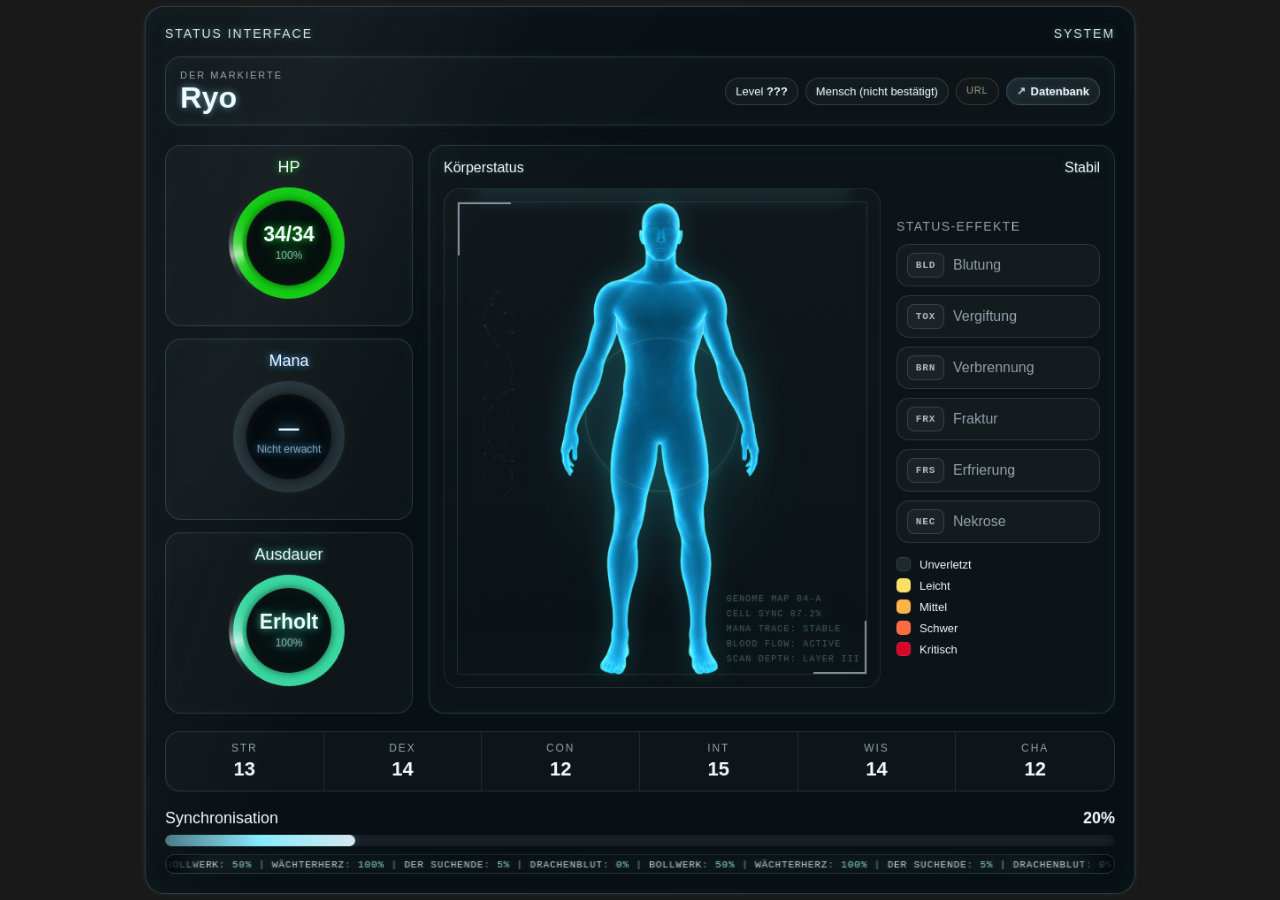
<file: index.html>
<!DOCTYPE html>
<html lang="de">
<head>
  <meta charset="UTF-8" />
  <meta name="viewport" content="width=device-width, initial-scale=1.0" />
  <title>Status Tracker</title>

  <style>
    :root {
      --bg: #04080b;
      --panel: rgba(7, 16, 20, 0.92);
      --text: #f1fbff;
      --muted: rgba(220, 240, 255, 0.64);
      --track: rgba(180, 230, 255, 0.12);

      --mana-color: #3fa6ff;
      --stamina-color: #39d7a0;
      --sync-color: #87ecff;

      --font-main: Calibri, Arial, Helvetica, sans-serif;

      --ring-card-height: 205px;
      --ring-gap: 14px;
      --status-core-height: calc((var(--ring-card-height) * 3) + (var(--ring-gap) * 2));
    }

    * {
      box-sizing: border-box;
    }

    @property --sweep-angle {
      syntax: "<angle>";
      inherits: false;
      initial-value: 0deg;
    }

    html {
      width: 100%;
      height: 100%;
      overflow: hidden;
      background: #191919;
    }

    body {
      margin: 0;
      width: 100%;
      height: 100%;
      background: #191919;
      color: var(--text);
      font-family: var(--font-main);
      padding: 0;
      overflow: hidden;
    }

    .notion-fit-stage {
      position: relative;
      width: 100vw;
      height: 100vh;
      overflow: hidden;
      background:
        radial-gradient(
          ellipse at center,
          rgba(90, 220, 255, 0.035) 0%,
          rgba(90, 220, 255, 0.018) 28%,
          transparent 54%
        ),
        #191919;
    }

    .notion-fit-inner {
      position: absolute;
      left: 50%;
      top: 50%;
      width: 1120px;
      transform-origin: center center;
      will-change: transform;
    }

    .interface {
      position: relative;
      width: 100%;
      max-width: 1120px;
      margin: 0 auto;
      padding: 22px;
      border: 1px solid rgba(180, 230, 255, 0.22);
      border-radius: 22px;
      background:
        linear-gradient(135deg, rgba(255, 255, 255, 0.035), transparent 35%),
        var(--panel);
      box-shadow:
        0 0 10px rgba(143, 232, 255, 0.055),
        0 0 24px rgba(143, 232, 255, 0.035),
        inset 0 0 24px rgba(143, 232, 255, 0.04);
      overflow: hidden;
    }

    .interface::before {
      content: "";
      position: absolute;
      inset: 0;
      background:
        linear-gradient(to right, rgba(255,255,255,0.02) 1px, transparent 1px),
        linear-gradient(to bottom, rgba(255,255,255,0.018) 1px, transparent 1px);
      background-size: 22px 22px;
      opacity: 0.08;
      pointer-events: none;
    }

    .interface::after {
      content: "";
      position: absolute;
      top: -60%;
      left: -15%;
      width: 40%;
      height: 220%;
      background: linear-gradient(
        90deg,
        transparent,
        rgba(255, 255, 255, 0.035),
        transparent
      );
      transform: rotate(18deg);
      animation: panelSweep 8s linear infinite;
      pointer-events: none;
    }

    .title {
      position: relative;
      z-index: 2;
      display: flex;
      justify-content: space-between;
      align-items: center;
      margin-bottom: 18px;
      letter-spacing: 0.14em;
      text-transform: uppercase;
      color: rgba(235, 248, 255, 0.92);
      text-shadow: 0 0 10px rgba(143, 232, 255, 0.45);
      font-size: 14px;
    }

    .character-info {
      position: relative;
      z-index: 2;
      display: flex;
      justify-content: space-between;
      align-items: center;
      gap: 14px;
      margin-bottom: 22px;
      padding: 14px 16px;
      border: 1px solid rgba(180, 230, 255, 0.16);
      border-radius: 18px;
      background: rgba(255, 255, 255, 0.02);
      box-shadow:
        inset 0 0 18px rgba(143, 232, 255, 0.04),
        0 0 10px rgba(143, 232, 255, 0.05);
    }

    .character-main {
      display: flex;
      flex-direction: column;
      gap: 2px;
    }

    .character-kicker {
      font-size: 11px;
      letter-spacing: 0.18em;
      text-transform: uppercase;
      color: var(--muted);
    }

    #characterName {
      font-size: clamp(22px, 4vw, 34px);
      line-height: 1;
      color: var(--text);
      text-shadow:
        0 0 7px rgba(143, 232, 255, 0.45),
        0 0 16px rgba(143, 232, 255, 0.18);
    }

    .character-meta {
      display: flex;
      flex-wrap: wrap;
      justify-content: flex-end;
      gap: 8px;
    }

    .meta-pill {
      padding: 7px 11px;
      border: 1px solid rgba(180, 230, 255, 0.18);
      border-radius: 999px;
      background: rgba(255, 255, 255, 0.03);
      color: var(--text);
      font-size: 13px;
      text-shadow: 0 0 6px rgba(143, 232, 255, 0.18);
    }

    .api-status-pill {
      opacity: 0.72;
      font-size: 11px;
      letter-spacing: 0.08em;
      text-transform: uppercase;
    }

    .api-status-pill.online {
      border-color: rgba(120, 255, 210, 0.28);
      color: rgba(190, 255, 230, 0.92);
    }

    .api-status-pill.offline {
      border-color: rgba(255, 177, 107, 0.28);
      color: rgba(255, 214, 170, 0.92);
    }

    .database-link-button {
      display: inline-flex;
      align-items: center;
      gap: 6px;
      padding: 7px 11px;
      border: 1px solid rgba(180, 230, 255, 0.20);
      border-radius: 999px;
      background:
        linear-gradient(135deg, rgba(143, 232, 255, 0.08), rgba(255, 255, 255, 0.025)),
        rgba(255, 255, 255, 0.035);
      color: var(--text);
      font-size: 13px;
      font-weight: 700;
      text-decoration: none;
      text-shadow: 0 0 6px rgba(143, 232, 255, 0.22);
      box-shadow:
        inset 0 0 10px rgba(143, 232, 255, 0.035),
        0 0 8px rgba(143, 232, 255, 0.035);
      transition:
        transform 0.18s ease,
        border-color 0.18s ease,
        background 0.18s ease,
        box-shadow 0.18s ease;
    }

    .database-link-button:hover {
      transform: translateY(-1px);
      border-color: rgba(220, 245, 255, 0.38);
      background:
        linear-gradient(135deg, rgba(143, 232, 255, 0.14), rgba(255, 255, 255, 0.045)),
        rgba(255, 255, 255, 0.055);
      box-shadow:
        0 0 12px rgba(143, 232, 255, 0.12),
        inset 0 0 12px rgba(255, 255, 255, 0.035);
    }

    .database-link-button::before {
      content: "↗";
      font-size: 12px;
      opacity: 0.82;
    }

    .status-core {
      position: relative;
      z-index: 2;
      display: grid;
      grid-template-columns: 280px 1fr;
      gap: 18px;
      margin-bottom: 20px;
      align-items: start;
    }

    .rings {
  display: grid;
  grid-template-columns: 1fr;
  gap: var(--ring-gap);
  align-content: start;
  align-self: start;
}

    .ring-card {
      display: flex;
      flex-direction: column;
      align-items: center;
      justify-content: flex-start;
      min-width: 0;
      min-height: var(--ring-card-height);
      padding: 14px 10px 16px;
      border: 1px solid rgba(180, 230, 255, 0.16);
      border-radius: 18px;
      background: rgba(255, 255, 255, 0.025);
      box-shadow: inset 0 0 18px rgba(143, 232, 255, 0.03);
      text-align: center;
      color: inherit;
      text-decoration: none;
      cursor: pointer;
      transition:
        transform 0.18s ease,
        border-color 0.18s ease,
        box-shadow 0.18s ease,
        background 0.18s ease;
    }

    .ring-card:hover {
      transform: translateY(-2px);
      border-color: rgba(220, 240, 255, 0.34);
      background: rgba(255, 255, 255, 0.045);
      box-shadow:
        0 0 14px rgba(143, 232, 255, 0.10),
        inset 0 0 18px rgba(255, 255, 255, 0.04);
    }

    .ring-label {
      margin-bottom: 10px;
      font-size: 18px;
      color: var(--text);
      text-shadow: 0 0 8px var(--ring-color);
    }

    .ring {
      position: relative;
      width: clamp(96px, 11vw, 126px);
      aspect-ratio: 1;
      margin: 2px auto 0;
      border-radius: 50%;
      background:
        conic-gradient(
          from -90deg,
          var(--ring-color) var(--angle),
          var(--track) 0deg
        );
      box-shadow:
        0 0 14px rgba(255, 255, 255, 0.04),
        inset 0 0 14px rgba(255, 255, 255, 0.05);
    }

    .ring::before {
      content: "";
      position: absolute;
      inset: -5px;
      border-radius: 50%;
      background: conic-gradient(
        from var(--sweep-angle),
        transparent 0deg,
        transparent 214deg,
        rgba(255, 255, 255, 0.04) 232deg,
        rgba(255, 255, 255, 0.22) 246deg,
        rgba(255, 255, 255, 0.88) 258deg,
        rgba(255, 255, 255, 0.34) 270deg,
        rgba(255, 255, 255, 0.08) 288deg,
        transparent 310deg,
        transparent 360deg
      );
      -webkit-mask:
        radial-gradient(
          farthest-side,
          transparent calc(100% - 16px),
          black calc(100% - 15px)
        ),
        conic-gradient(
          from -90deg,
          black 0deg var(--angle),
          transparent var(--angle) 360deg
        );
      mask:
        radial-gradient(
          farthest-side,
          transparent calc(100% - 16px),
          black calc(100% - 15px)
        ),
        conic-gradient(
          from -90deg,
          black 0deg var(--angle),
          transparent var(--angle) 360deg
        );
      -webkit-mask-composite: source-in;
      mask-composite: intersect;
      opacity: 0.7;
      filter:
        blur(0.6px)
        drop-shadow(0 0 5px var(--ring-color));
      mix-blend-mode: screen;
      animation:
        ringSweep var(--sweep-speed, 4.8s) linear infinite,
        ringPulse var(--pulse-speed, 2.9s) ease-in-out infinite;
      animation-delay:
        var(--sweep-delay, 0s),
        var(--pulse-delay, 0s);
    }

    .ring::after {
      content: "";
      position: absolute;
      inset: 15px;
      border-radius: 50%;
      background:
        radial-gradient(circle, rgba(143, 232, 255, 0.06), transparent 62%),
        rgba(4, 10, 13, 0.98);
      box-shadow:
        inset 0 0 18px rgba(255, 255, 255, 0.06),
        0 0 10px rgba(0, 0, 0, 0.6);
    }

    .ring-content {
      position: absolute;
      inset: 0;
      z-index: 2;
      display: flex;
      flex-direction: column;
      justify-content: center;
      align-items: center;
      padding: 24px;
      text-shadow: 0 0 10px var(--ring-color);
    }

    .ring-value {
      font-size: clamp(15px, 3.2vw, 23px);
      font-weight: 700;
      line-height: 1.05;
      text-align: center;
    }

    .ring-sub {
      margin-top: 6px;
      font-size: 12px;
      color: var(--muted);
      line-height: 1.1;
      text-align: center;
    }

    .body-status {
  min-height: var(--status-core-height);
  border: 1px solid rgba(180, 230, 255, 0.16);
  border-radius: 18px;
  background: rgba(255, 255, 255, 0.02);
  padding: 16px;
  box-shadow:
    inset 0 0 18px rgba(143, 232, 255, 0.03),
    0 0 10px rgba(143, 232, 255, 0.05);
}

    .section-title {
      display: flex;
      justify-content: space-between;
      align-items: center;
      margin-bottom: 14px;
      font-size: 16px;
      text-shadow: 0 0 8px rgba(143, 232, 255, 0.25);
    }

    .body-layout {
      display: grid;
      grid-template-columns: minmax(240px, 1fr) 230px;
      gap: 18px;
      align-items: start;
    }

    .body-map-wrap {
  position: relative;
  display: flex;
  justify-content: center;
  align-items: center;
  min-height: 550px;
  padding: 14px 12px;
  border: 1px solid rgba(180, 230, 255, 0.10);
  border-radius: 18px;
  background:
    radial-gradient(circle at 50% 38%, rgba(80, 235, 255, 0.08), transparent 34%),
    linear-gradient(180deg, rgba(255, 255, 255, 0.018), rgba(255, 255, 255, 0));
  overflow: hidden;
}

    .body-map-wrap::before {
      content: "";
      position: absolute;
      inset: 0;
      background:
        repeating-linear-gradient(
          to bottom,
          transparent 0 28px,
          rgba(255,255,255,0.018) 28px 29px
        ),
        repeating-linear-gradient(
          to right,
          transparent 0 28px,
          rgba(255,255,255,0.012) 28px 29px
        );
      opacity: 0.18;
      pointer-events: none;
    }

    .body-map-wrap::after {
      content: "";
      position: absolute;
      left: 7%;
      right: 7%;
      top: -10%;
      height: 14%;
      background: linear-gradient(
        180deg,
        transparent,
        rgba(120, 245, 255, 0.22),
        transparent
      );
      filter: blur(10px);
      opacity: 0.75;
      animation: scanSweep 5.2s ease-in-out infinite;
      pointer-events: none;
    }

    .scan-dna {
      position: absolute;
      left: 34px;
      top: 108px;
      width: 54px;
      height: 250px;
      z-index: 1;
      opacity: 0.16;
      pointer-events: none;
      filter:
        drop-shadow(0 0 8px rgba(130, 245, 255, 0.14))
        blur(0.05px);
      animation: dnaFloat 9s ease-in-out infinite;
    }

    .scan-dna svg {
      width: 100%;
      height: 100%;
      overflow: visible;
    }

    .dna-strand {
      fill: none;
      stroke: rgba(130, 245, 255, 0.38);
      stroke-width: 1.8;
      stroke-linecap: round;
      stroke-dasharray: 18 12;
      animation: dnaFlow 9.5s linear infinite;
    }

    .dna-strand.alt {
      opacity: 0.62;
      animation-delay: -4.7s;
    }

    .dna-rung {
      stroke: rgba(170, 255, 255, 0.24);
      stroke-width: 1.15;
      stroke-linecap: round;
      animation: dnaRungPulse 5.8s ease-in-out infinite;
    }

    .dna-node {
      fill: rgba(190, 255, 255, 0.46);
      filter: drop-shadow(0 0 4px rgba(130, 245, 255, 0.28));
      animation: dnaNodePulse 5.8s ease-in-out infinite;
    }

    .scan-data {
      position: absolute;
      right: 22px;
      bottom: 26px;
      z-index: 1;
      display: grid;
      gap: 6px;
      max-width: 190px;
      font-family: "Courier New", monospace;
      font-size: 10px;
      letter-spacing: 0.12em;
      text-transform: uppercase;
      color: rgba(210, 250, 255, 0.28);
      text-shadow: 0 0 7px rgba(120, 245, 255, 0.16);
      pointer-events: none;
      animation: dataFlicker 4.8s ease-in-out infinite;
    }

    .scan-data span {
      white-space: nowrap;
    }

    @keyframes dnaFlow {
      from {
        stroke-dashoffset: 0;
      }
      to {
        stroke-dashoffset: -30;
      }
    }

@keyframes dnaFloat {
      0%, 100% {
        transform: translateY(0);
        opacity: 0.12;
      }

      50% {
        transform: translateY(8px);
        opacity: 0.20;
      }
    }

@keyframes dnaRungPulse {
      0%, 100% {
        opacity: 0.16;
      }

      50% {
        opacity: 0.38;
      }
    }

@keyframes dnaNodePulse {
      0%, 100% {
        opacity: 0.22;
      }

      50% {
        opacity: 0.56;
      }
    }

@keyframes dataFlicker {
      0%, 100% {
        opacity: 0.18;
      }

      35% {
        opacity: 0.36;
      }

      38% {
        opacity: 0.14;
      }

      42% {
        opacity: 0.40;
      }

      70% {
        opacity: 0.26;
      }
    }

    .body-image-stage {
  position: relative;
  width: min(100%, 410px);
  aspect-ratio: 1024 / 1336;
  margin: 0 auto;
  z-index: 2;
  filter:
    drop-shadow(0 0 12px rgba(40, 245, 255, 0.12))
    drop-shadow(0 0 22px rgba(40, 245, 255, 0.06));
  animation: none;
}

    .body-image-stage::before {
      content: "";
      position: absolute;
      inset: 18% 20% 10% 20%;
      border-radius: 50%;
      background: radial-gradient(
        circle,
        rgba(70, 240, 255, 0.10),
        transparent 68%
      );
      filter: blur(26px);
      z-index: 0;
      animation: corePulse 4.2s ease-in-out infinite;
      pointer-events: none;
    }

.body-image-stage::after {
  content: "";
  position: absolute;
  left: 50%;
  top: 45%;
  width: 42%;
  aspect-ratio: 1;
  transform: translate(-50%, -50%);
  border: 1px solid rgba(140, 245, 255, 0.18);
  border-radius: 50%;
  z-index: 3;
  pointer-events: none;
  box-shadow:
    0 0 12px rgba(140, 245, 255, 0.10),
    inset 0 0 14px rgba(140, 245, 255, 0.06);
  animation: scanPing 4.8s ease-in-out infinite;
}
    
    .body-base-image,
    .body-overlay {
      position: absolute;
      inset: 0;
      width: 100%;
      height: 100%;
    }

    .body-base-image {
      object-fit: contain;
      user-select: none;
      pointer-events: none;
      z-index: 1;
    }

    .body-overlay {
      z-index: 2;
      overflow: visible;
    }

    .scan-frame {
  position: absolute;
  inset: 14px;
  z-index: 4;
  pointer-events: none;
  border: 1px solid rgba(225, 240, 255, 0.10);
  box-shadow:
    inset 0 0 18px rgba(143, 232, 255, 0.025),
    0 0 10px rgba(143, 232, 255, 0.025);
}

    .scan-frame::before,
    .scan-frame::after {
      content: "";
      position: absolute;
      width: 58px;
      height: 58px;
      border-color: rgba(225, 240, 255, 0.55);
      border-style: solid;
    }

    .scan-frame::before {
      left: 0;
      top: 0;
      border-width: 2px 0 0 2px;
    }

    .scan-frame::after {
      right: 0;
      bottom: 0;
      border-width: 0 2px 2px 0;
    }

    .body-zone {
      fill: transparent;
      stroke: transparent;
      stroke-width: 2;
      opacity: 0;
      transition:
        fill 0.25s ease,
        stroke 0.25s ease,
        filter 0.25s ease,
        opacity 0.25s ease;
      mix-blend-mode: screen;
    }

    .body-zone.active {
      opacity: 0.14;
    }

    @keyframes woundPulse {
      0%, 100% {
        opacity: 0.34;
        filter: drop-shadow(0 0 5px var(--injury-color));
      }

      50% {
        opacity: 0.56;
        filter: drop-shadow(0 0 14px var(--injury-color));
      }
    }

    .status-marker-layer {
      pointer-events: none;
    }

    .status-marker {
      --marker-color: rgba(190, 255, 255, 0.82);
    }

    .status-marker line {
      stroke: var(--marker-color);
      stroke-width: 1.8;
      stroke-linecap: round;
      opacity: 0.78;
      filter: drop-shadow(0 0 4px var(--marker-color));
    }

    .status-marker-dot {
      fill: rgba(220, 255, 255, 0.98);
      stroke: rgba(4, 10, 13, 0.92);
      stroke-width: 1.35;
      filter: drop-shadow(0 0 7px var(--marker-color));
    }

    .status-marker-pulse {
      fill: transparent;
      stroke: var(--marker-color);
      stroke-width: 1.4;
      opacity: 0.55;
      animation: markerPulse 2.4s ease-in-out infinite;
    }

    .status-marker-tag {
      fill: rgba(5, 13, 16, 0.96);
      stroke: var(--marker-color);
      stroke-width: 1.55;
      filter:
        drop-shadow(0 0 6px rgba(0, 0, 0, 0.76))
        drop-shadow(0 0 7px var(--marker-color));
    }

    .status-marker-text {
      fill: rgba(245, 255, 255, 0.98);
      font-family: "Courier New", monospace;
      font-size: 18px;
      font-weight: 900;
      letter-spacing: 0.045em;
    }

    .status-marker[data-type="bleeding"] {
      --marker-color: rgba(255, 120, 120, 0.86);
    }

    .status-marker[data-type="poisoned"] {
      --marker-color: rgba(120, 255, 120, 0.82);
    }

    .status-marker[data-type="burning"] {
      --marker-color: rgba(255, 177, 107, 0.86);
    }

    .status-marker[data-type="fractured"] {
      --marker-color: rgba(240, 240, 240, 0.76);
    }

    .status-marker[data-type="frostbite"] {
      --marker-color: rgba(143, 232, 255, 0.86);
    }

    .status-marker[data-type="necrosis"] {
      --marker-color: rgba(212, 255, 122, 0.82);
    }

    @keyframes markerPulse {
      0%, 100% {
        r: 7;
        opacity: 0.18;
      }

      50% {
        r: 15;
        opacity: 0.54;
      }
    }

    .condition-panel {
      display: flex;
      flex-direction: column;
      gap: 12px;
      align-self: center;
    }

    .condition-title {
      font-size: 14px;
      letter-spacing: 0.10em;
      text-transform: uppercase;
      color: var(--muted);
    }

    .condition-grid {
      display: grid;
      gap: 10px;
    }

    .condition-chip {
      display: flex;
      align-items: center;
      gap: 10px;
      min-height: 42px;
      padding: 9px 11px;
      border: 1px solid rgba(180, 230, 255, 0.14);
      border-radius: 14px;
      background: rgba(255, 255, 255, 0.03);
      color: var(--muted);
      transition:
        border-color 0.18s ease,
        background 0.18s ease,
        box-shadow 0.18s ease;
    }

    .condition-chip.active {
      color: var(--text);
      border-color: rgba(220, 240, 255, 0.25);
      background: rgba(255, 255, 255, 0.055);
      box-shadow:
        0 0 10px rgba(143, 232, 255, 0.08),
        inset 0 0 10px rgba(255, 255, 255, 0.02);
    }

    .condition-icon {
      width: 42px;
      height: 28px;
      display: inline-flex;
      align-items: center;
      justify-content: center;
      border-radius: 8px;
      border: 1px solid rgba(220, 240, 255, 0.16);
      background: rgba(255, 255, 255, 0.04);
      font-family: "Courier New", monospace;
      font-size: 11px;
      font-weight: 700;
      letter-spacing: 0.08em;
      color: rgba(240, 248, 255, 0.72);
      flex-shrink: 0;
    }

    .condition-chip.active .condition-icon {
      background: rgba(255, 255, 255, 0.08);
      border-color: rgba(220, 240, 255, 0.30);
      color: rgba(255, 255, 255, 0.96);
      box-shadow:
        0 0 10px rgba(143, 232, 255, 0.08),
        inset 0 0 8px rgba(255, 255, 255, 0.03);
    }

    .condition-chip.active[data-type="bleeding"] .condition-icon {
      color: #ff8a8a;
      border-color: rgba(255, 120, 120, 0.45);
    }

    .condition-chip.active[data-type="poisoned"] .condition-icon {
      color: #8dff8d;
      border-color: rgba(120, 255, 120, 0.45);
    }

    .condition-chip.active[data-type="burning"] .condition-icon {
      color: #ffb16b;
      border-color: rgba(255, 177, 107, 0.45);
    }

    .condition-chip.active[data-type="fractured"] .condition-icon {
      color: #efefef;
      border-color: rgba(235, 235, 235, 0.34);
    }

    .condition-chip.active[data-type="frostbite"] .condition-icon {
      color: #8fe8ff;
      border-color: rgba(143, 232, 255, 0.45);
    }

    .condition-chip.active[data-type="necrosis"] .condition-icon {
      color: #d4ff7a;
      border-color: rgba(212, 255, 122, 0.45);
    }

    .injury-legend {
      display: grid;
      gap: 8px;
      margin-top: 4px;
    }

    .legend-item {
      display: flex;
      align-items: center;
      gap: 10px;
      font-size: 13px;
      color: var(--text);
    }

    .legend-color {
      width: 16px;
      height: 16px;
      border-radius: 5px;
      border: 1px solid rgba(255,255,255,0.10);
      box-shadow: 0 0 8px rgba(255,255,255,0.04);
    }

    .level-0 { background: rgba(180, 220, 255, 0.10); }
    .level-1 { background: #ffe066; }
    .level-2 { background: #ffb347; }
    .level-3 { background: #ff6b3d; }
    .level-4 { background: #d90429; }

    .attributes {
      position: relative;
      z-index: 2;
      display: grid;
      grid-template-columns: repeat(6, 1fr);
      overflow: hidden;
      border: 1px solid rgba(180, 230, 255, 0.16);
      border-radius: 16px;
      margin-bottom: 20px;
      background: rgba(255, 255, 255, 0.025);
    }

    .attribute {
      display: block;
      padding: 11px 6px;
      text-align: center;
      border-right: 1px solid rgba(180, 230, 255, 0.12);
      color: inherit;
      text-decoration: none;
      cursor: pointer;
      transition:
        background 0.18s ease,
        box-shadow 0.18s ease;
    }

    .attribute:hover {
      background: rgba(255, 255, 255, 0.05);
      box-shadow: inset 0 0 12px rgba(255, 255, 255, 0.03);
    }

    .attribute:last-child {
      border-right: none;
    }

    .attr-name {
      font-size: 12px;
      color: var(--muted);
      letter-spacing: 0.16em;
      text-transform: uppercase;
    }

    .attr-value {
      margin-top: 4px;
      font-size: 22px;
      font-weight: 700;
      color: var(--text);
      text-shadow: 0 0 8px rgba(255, 255, 255, 0.06);
    }

    .sync-section {
      position: relative;
      z-index: 2;
    }

    .sync-link {
      display: block;
      color: inherit;
      text-decoration: none;
      cursor: pointer;
      padding: 8px;
      margin: -8px;
      border-radius: 14px;
      transition:
        background 0.18s ease,
        box-shadow 0.18s ease;
    }

    .sync-link:hover {
      background: rgba(255, 255, 255, 0.04);
      box-shadow: inset 0 0 12px rgba(255, 255, 255, 0.03);
    }

    .sync-header {
      display: flex;
      justify-content: space-between;
      margin-bottom: 8px;
      font-size: 18px;
      text-shadow: 0 0 8px rgba(255, 255, 255, 0.06);
    }

    .sync-bar {
      position: relative;
      height: 13px;
      border-radius: 999px;
      background: var(--track);
      overflow: hidden;
      box-shadow: inset 0 0 12px rgba(0, 0, 0, 0.65);
    }

    .sync-fill {
      position: relative;
      height: 100%;
      width: var(--sync);
      border-radius: inherit;
      background: linear-gradient(
        90deg,
        rgba(143, 232, 255, 0.45),
        var(--sync-color),
        rgba(230, 248, 255, 0.92)
      );
      box-shadow:
        0 0 10px rgba(143, 232, 255, 0.18),
        0 0 18px rgba(143, 232, 255, 0.08);
      overflow: hidden;
    }

    .sync-fill::after {
      content: "";
      position: absolute;
      top: 0;
      left: -35%;
      width: 35%;
      height: 100%;
      background: linear-gradient(
        90deg,
        transparent,
        rgba(255, 255, 255, 0.85),
        transparent
      );
      animation: barSweep 2.7s linear infinite;
    }

    .resonance-ticker {
      position: relative;
      margin-top: 9px;
      height: 22px;
      overflow: hidden;
      border: 1px solid rgba(180, 230, 255, 0.10);
      border-radius: 999px;
      background:
        linear-gradient(90deg, rgba(143, 232, 255, 0.045), transparent 30%, rgba(143, 232, 255, 0.035)),
        rgba(255, 255, 255, 0.018);
      box-shadow:
        inset 0 0 10px rgba(0, 0, 0, 0.38),
        0 0 8px rgba(143, 232, 255, 0.035);
    }

    .resonance-ticker::before,
    .resonance-ticker::after {
      content: "";
      position: absolute;
      top: 0;
      bottom: 0;
      width: 42px;
      z-index: 2;
      pointer-events: none;
    }

    .resonance-ticker::before {
      left: 0;
      background: linear-gradient(90deg, rgba(4, 8, 11, 0.95), transparent);
    }

    .resonance-ticker::after {
      right: 0;
      background: linear-gradient(270deg, rgba(4, 8, 11, 0.95), transparent);
    }

    .resonance-track {
      display: inline-flex;
      align-items: center;
      height: 100%;
      white-space: nowrap;
      will-change: transform;
      animation: resonanceTicker var(--resonance-speed, 28s) linear infinite;
    }

    .resonance-text {
      padding-right: 0;
      font-family: "Courier New", monospace;
      font-size: 11px;
      letter-spacing: 0.08em;
      text-transform: uppercase;
      color: rgba(220, 250, 255, 0.58);
      text-shadow:
        0 0 6px rgba(143, 232, 255, 0.22),
        0 0 12px rgba(143, 232, 255, 0.08);
    }

    .resonance-name {
      color: rgba(245, 255, 255, 0.78);
    }

    .resonance-value {
      color: rgba(170, 255, 230, 0.80);
    }

    @keyframes resonanceTicker {
      from {
        transform: translateX(0);
      }

      to {
        transform: translateX(-25%);
      }
    }

    @media (prefers-reduced-motion: reduce) {
      .resonance-track {
        animation: none;
      }
    }

    @keyframes ringSweep {
      from { --sweep-angle: 0deg; }
      to { --sweep-angle: 360deg; }
    }

    @keyframes ringPulse {
      0%, 100% {
        opacity: 0.38;
        filter:
          blur(0.9px)
          drop-shadow(0 0 3px var(--ring-color));
      }

      42% {
        opacity: 0.85;
        filter:
          blur(0.35px)
          drop-shadow(0 0 9px var(--ring-color));
      }

      68% {
        opacity: 0.55;
      }
    }

    @keyframes barSweep {
      from { left: -35%; }
      to { left: 110%; }
    }

    @keyframes panelSweep {
      from { transform: translateX(-120%) rotate(18deg); }
      to { transform: translateX(320%) rotate(18deg); }
    }

    @keyframes scanSweep {
  0% {
    transform: translateY(0);
    opacity: 0;
  }
  12% {
    opacity: 0.35;
  }
  50% {
    transform: translateY(390px);
    opacity: 0.65;
  }
  100% {
    transform: translateY(650px);
    opacity: 0;
  }
}

    @keyframes bodyFloat {
      0%, 100% {
        transform: translateY(0px);
      }
      50% {
        transform: translateY(-5px);
      }
    }

    @keyframes corePulse {
      0%, 100% {
        opacity: 0.34;
        transform: scale(0.98);
      }
      50% {
        opacity: 0.62;
        transform: scale(1.02);
      }
    }

@keyframes scanPing {
  0%, 100% {
    opacity: 0.12;
    transform: translate(-50%, -50%) scale(0.92);
  }

  45% {
    opacity: 0.32;
    transform: translate(-50%, -50%) scale(1.08);
  }

  70% {
    opacity: 0.08;
    transform: translate(-50%, -50%) scale(1.18);
  }
}
    
    @media (max-width: 900px) {
      .status-core {
        grid-template-columns: 1fr;
      }

      .body-layout {
        grid-template-columns: 1fr;
      }

      .condition-grid {
        grid-template-columns: repeat(2, minmax(0, 1fr));
      }
    }

    @media (max-width: 620px) {
      body {
        padding: 12px;
      }

      .interface {
        padding: 16px;
      }

      .character-info {
        align-items: flex-start;
        flex-direction: column;
      }

      .character-meta {
        justify-content: flex-start;
      }

      .attributes {
        grid-template-columns: repeat(3, 1fr);
      }

      .attribute:nth-child(3) {
        border-right: none;
      }

      .attribute:nth-child(-n + 3) {
        border-bottom: 1px solid rgba(180, 230, 255, 0.12);
      }

      .condition-grid {
        grid-template-columns: 1fr;
      }
    }
  </style>
</head>

<body>
  <div class="notion-fit-stage">
    <div class="notion-fit-inner" id="notionFitInner">
      <main class="interface">
    <div class="title">
      <span>Status Interface</span>
      <span>System</span>
    </div>

    <section class="character-info">
      <div class="character-main">
        <span class="character-kicker">Der Markierte</span>
        <strong id="characterName">Ryo</strong>
      </div>

      <div class="character-meta">
        <span class="meta-pill">
          Level <strong id="characterLevel">???</strong>
        </span>
        <span class="meta-pill" id="characterSpecies">Mensch (nicht bestätigt)</span>
        <span class="meta-pill api-status-pill" id="apiStatus">URL</span>
        <a
          class="database-link-button"
          id="databaseLink"
          href="https://app.notion.com/p/Ryo-37e07d209dc0800886f6e8c8c6594bb1?source=copy_link"
          target="_blank"
          rel="noopener noreferrer"
          title="Ryo Status-Datenbank in Notion öffnen"
        >Datenbank</a>
      </div>
    </section>

    <section class="status-core">
      <section class="rings" id="rings"></section>

      <section class="body-status">
        <div class="section-title">
          <span>Körperstatus</span>
          <span id="bodyStatusLabel">Analyse aktiv</span>
        </div>

        <div class="body-layout">
          <div class="body-map-wrap">
            <div class="scan-dna" aria-hidden="true">
              <svg viewBox="0 0 76 330" xmlns="http://www.w3.org/2000/svg">
                <path class="dna-strand"
                  d="M38 0
                     C8 28 8 58 38 86
                     C68 114 68 144 38 172
                     C8 200 8 230 38 258
                     C68 286 68 316 38 330" />
                <path class="dna-strand alt"
                  d="M38 0
                     C68 28 68 58 38 86
                     C8 114 8 144 38 172
                     C68 200 68 230 38 258
                     C8 286 8 316 38 330" />

                <g>
                  <line class="dna-rung" x1="27" y1="20" x2="49" y2="34" style="animation-delay:-0.2s" />
                  <line class="dna-rung" x1="16" y1="54" x2="60" y2="66" style="animation-delay:-0.7s" />
                  <line class="dna-rung" x1="26" y1="88" x2="50" y2="102" style="animation-delay:-1.1s" />
                  <line class="dna-rung" x1="51" y1="122" x2="25" y2="136" style="animation-delay:-1.5s" />
                  <line class="dna-rung" x1="60" y1="156" x2="16" y2="170" style="animation-delay:-1.9s" />
                  <line class="dna-rung" x1="50" y1="190" x2="26" y2="204" style="animation-delay:-2.3s" />
                  <line class="dna-rung" x1="25" y1="224" x2="51" y2="238" style="animation-delay:-2.7s" />
                  <line class="dna-rung" x1="16" y1="258" x2="60" y2="270" style="animation-delay:-3.1s" />
                  <line class="dna-rung" x1="26" y1="292" x2="50" y2="306" style="animation-delay:-3.5s" />
                </g>

                <g>
                  <circle class="dna-node" cx="27" cy="20" r="2.2" style="animation-delay:-0.2s" />
                  <circle class="dna-node" cx="49" cy="34" r="2.2" style="animation-delay:-0.4s" />
                  <circle class="dna-node" cx="16" cy="54" r="2.2" style="animation-delay:-0.7s" />
                  <circle class="dna-node" cx="60" cy="66" r="2.2" style="animation-delay:-0.9s" />
                  <circle class="dna-node" cx="60" cy="156" r="2.2" style="animation-delay:-1.9s" />
                  <circle class="dna-node" cx="16" cy="170" r="2.2" style="animation-delay:-2.1s" />
                  <circle class="dna-node" cx="16" cy="258" r="2.2" style="animation-delay:-3.1s" />
                  <circle class="dna-node" cx="60" cy="270" r="2.2" style="animation-delay:-3.3s" />
                </g>
              </svg>
            </div>

            <div class="scan-data">
              <span>GENOME MAP 04-A</span>
              <span>CELL SYNC 87.2%</span>
              <span>MANA TRACE: STABLE</span>
              <span>BLOOD FLOW: ACTIVE</span>
              <span>SCAN DEPTH: LAYER III</span>
            </div>
            
            <div class="body-image-stage">
              <img
                class="body-base-image"
                src="body-base-v3.png"
                alt="Körper-Scan"
              >

              <svg class="body-overlay" viewBox="0 0 1024 1336" xmlns="http://www.w3.org/2000/svg">
                <g class="body-zones-layer">
                  <polygon id="zone-head" class="body-zone" points="511.92,7.29 530.65,11.58 536.89,14.8 550.27,27.11 553.91,33.25 559.26,52.51 560.51,60.62 561.58,83.09 561.37,91.1 559.24,109.83 557.67,117.22 551.79,136.47 547.83,143.24 533.39,158.75 527.56,162.71 512.05,167.52 505.91,167.42 489.85,162.07 484.34,158.95 472.03,148.25 468.39,142.84 461.98,125.72 460.11,118.64 456.89,99.38 456.27,91.57 456.27,70.71 456.69,63.43 458.82,46.84 460.28,41.64 465.63,31.48 468.75,27.52 479.45,17.36 485.27,14.13 504.53,7.71" />
                  <polygon id="zone-neck" class="body-zone" points="491.04,162.18 507.1,167.31 513.59,167.19 530.93,161.41 536.67,157.92 548.88,145.71 551,146.84 549.71,164.81 550.08,170.43 553.3,181.36 558.54,186.35 582.31,201.12 592.05,206.74 618.38,220.87 615.38,224.24 573.64,227.46 560.52,228.45 534.84,230.38 526.92,232.6 511.92,242.15 506.92,242.4 496.24,234.14 489.41,231.54 465.01,226.4 457.76,226.15 444.93,230 435.44,229.63 399.46,223.84 400.71,218.35 443.1,195.88 453.59,189.14 465.15,176.93 467.28,170.69 466.63,150.78 469.51,148.91 484.92,159.18" />
                  <polygon id="zone-chest" class="body-zone" points="613.33,259.35 626.17,279.69 630.13,286.97 637.61,304.09 638.03,310.54 632.68,326.59 630.7,336.37 625.89,370.61 618.92,376.33 587.88,371.52 578.21,369.96 559.48,366.74 551.99,364.35 532.2,355.26 523.88,353.49 500.86,353.49 491.71,354.53 467.63,359.88 458.89,361.75 438.03,366.04 426.79,367.49 389.88,370.71 382.7,366.75 382.7,343.21 381.76,335.72 376.95,320.73 376.01,313.97 376.01,294.18 377.99,286.48 388.15,266.68 394.5,258.98 416.97,239.19 426.75,234.19 454.57,228.31 464.35,227.89 486.82,231.64 493.58,234.14 505.89,243.23 511.3,242.92 526.81,232.22 534.3,229.72 557.32,227.58 565.53,228.41 584.79,234.83 591.66,238.78 607.71,252.7" />
                  <polygon id="zone-abdomen" class="body-zone" points="392.54,373.57 427.85,369.83 438.57,368.37 458.36,364.63 466.89,362.86 490.97,357.5 500.23,356.46 523.77,356.46 531.99,358.12 550.72,366.69 558.62,369.08 580.56,372.83 590.33,374.5 618.7,379.3 621.3,390.12 606.31,440.96 603.19,453.86 602.13,469.37 602.75,476.45 607.03,497.31 607.86,505.84 607.86,528.85 579.04,533.01 430.84,531.4 402.23,528.07 403.3,512.56 404.24,506.11 407.98,488.45 408.81,480.65 409.35,458.18 406.12,442.68 389,385.43" />
                  <polygon id="zone-pelvis" class="body-zone" points="430.73,532.79 578.41,533.86 607.95,538.96 612.23,564.1 615.14,579.6 625.84,634.18 610.86,650.1 523.12,677.38 488.79,677.28 399.97,649.46 384.78,633.96 395.48,582.06 398.18,566.46 401.4,538.09" />
                  <polygon id="zone-rightUpperArm" class="body-zone" points="440.51,229.48 424.46,233.77 416.55,238.55 391.95,258.88 385.29,266.78 375.65,287.12 373.78,295.54 373.78,318.55 375.03,325.41 381.45,337.73 382.8,344.8 383.34,368.88 381.98,377.82 374.5,399.76 370.75,408.81 358.98,433.42 355.34,441.02 348.38,455.46 343.49,457.85 325.3,455.72 320.51,453.95 314.1,446.99 310.87,442.31 300.71,425.19 299.77,417.91 305.12,397.57 307.2,389.46 312.55,368.06 314.63,361.19 319.98,347.28 321.02,340.93 321.02,322.21 320.92,315.34 320.38,298.76 321.11,292.3 325.39,275.72 328.09,269.27 337.73,252.68 342.51,246.86 357.5,233.48 364.57,229.32 385.97,221.29 397.62,220.98 436.14,227.4" />
                  <polygon id="zone-rightForearm" class="body-zone" points="300.29,423.39 308.32,438.9 311.44,443.9 319.46,454.06 324.56,456.46 342.75,458.59 345.56,462.96 341.82,483.3 340.26,490.68 335.97,508.34 333.58,515.31 325.55,533.5 322.01,540.27 311.86,556.85 307.8,563.72 297.09,582.44 293.24,588.78 284.15,602.7 280.61,610.91 271.52,639.28 265.48,642.71 243.55,632.01 240.22,626.6 245.03,609.48 246.91,601.88 251.72,579.95 253.18,570.69 255.85,545 257.41,535.12 262.76,509.98 265.46,500.62 274.03,477.6 277.04,470.01 284,453.96 287.22,446.57 296.86,424.64" />
                  <polygon id="zone-rightHand" class="body-zone" points="244.18,634.77 265.59,644.41 270.58,648.78 274.86,661.61 275.59,667.54 275.05,685.2 274.43,690.71 271.75,701.41 271.34,706.3 271.88,720.75 271.36,724.5 268.14,729.31 266.58,729.73 261.77,727.05 260.62,724.66 259.55,715.03 259.13,710.87 258.07,699.1 256.61,698.79 250.19,708.95 249.25,713.74 250.86,728.18 252.63,732.97 260.11,743.13 261.15,745.63 259.02,748.3 257.77,748.09 253.49,744.35 253.08,745.18 255.21,753.21 256.15,755.39 258.82,758.61 259.34,759.85 259.34,763.07 258.4,765.25 253.6,773.27 251.2,773.17 243.71,764.6 241.63,760.96 238.41,750.8 236.85,746.95 232.05,737.32 230.28,730.66 225.99,706.06 227.24,691.7 237.94,642.47" />
                  <polygon id="zone-leftUpperArm" class="body-zone" points="636.65,223.62 658.58,232.19 665.24,236.24 677.55,248.55 681.09,253.02 686.97,263.73 688.95,269.03 693.23,285.62 694.16,292.79 694.7,313.13 694.7,321.14 694.16,342 694.79,347.83 698.53,356.92 699.88,361.6 703.1,376.59 704.66,383.87 709.47,406.34 711.76,413.94 718.72,430.52 718.41,436.87 709.84,452.92 705.58,457.18 692.2,463.07 685.86,462.75 666.6,455.27 661.08,450.38 651.99,432.72 648.66,425.96 640.63,408.84 637.41,401.04 628.84,378.03 627.8,367.32 631.02,335.21 632.89,325.64 639.31,308.52 639.1,301.96 631.61,285.38 627.97,278.61 616.73,260.43 611.53,254.08 596.02,239.63 589.05,235.36 568.71,227.88 574.23,225.8 622.91,222.58" />
                  <polygon id="zone-leftForearm" class="body-zone" points="666.7,456.11 686.5,464.14 693.16,464.24 707.6,456.76 711.76,452.28 718.72,436.77 722.15,437.6 732.85,457.39 736.49,464.99 744.52,484.25 747.02,492.67 751.83,516.75 753.39,526.01 756.6,549.55 757.74,558.81 760.42,582.89 761.46,591.11 764.14,609.3 765.8,616.06 771.69,632.65 768.15,637.22 744.07,644.18 738.45,641.68 733.64,621.89 731.04,614.4 722.47,595.67 718.83,589.01 708.67,573.5 704.51,566.94 693.27,548.75 689.32,540.95 680.23,519.01 677.11,510.8 670.15,490.46 667.97,482.04 663.68,459.02" />
                  <polygon id="zone-leftHand" class="body-zone" points="744.07,644.28 768.15,637.87 773.66,641.61 777.95,667.29 779.72,676.23 784.52,696.57 784.84,705.72 781.62,732.48 780.17,739.66 775.89,749.82 772.98,755.13 762.28,772.25 759.37,774.23 755.08,767.27 753.73,765.4 751.06,762.72 752.1,759.91 760.12,748.14 761.68,744.91 761.68,740.1 760.33,740.51 753.37,747.47 751.4,748.51 748.18,746.91 749.02,744.94 756.51,736.37 758.59,733.36 761.81,726.4 762.22,722.66 761.15,710.34 759.9,706.49 754.55,699.01 753.09,701.5 750.96,721.84 749.81,726.52 746.07,730.26 744.61,730.26 740.86,726.52 740.24,723.81 740.77,713.65 740.88,709.8 740.88,700.16 740.36,696.63 737.68,688.06 736.95,684.53 735.88,674.9 735.88,670.84 736.95,659.61 737.47,655.76 739.08,647.19" />
                  <polygon id="zone-rightThigh" class="body-zone" points="504.91,682.23 499.03,691.32 497.78,697.77 497.24,721.85 495.48,733.71 486.91,770.63 483.38,783.01 473.74,809.76 470.93,820.47 466.12,848.84 464.56,859.14 461.35,883.74 460,891.86 456.25,908.98 454.27,915.43 447.86,931.48 444.74,931.06 435.1,912.88 431.67,907.15 423.64,895.92 419.58,892.79 406.75,887.98 402.06,888.08 390.83,893.43 387.08,894.47 379.06,894.47 377.71,889.58 378.77,864.44 377.94,856.12 372.59,838.45 370.82,827.32 367.08,787.73 366.56,773.79 367.63,741.69 368.46,728.48 371.68,692.63 373.65,680.04 380.61,651.15 399.33,650.42 488.69,675.57" />
                  <polygon id="zone-rightLowerLeg" class="body-zone" points="404.72,887.34 418.64,892.69 423,896.12 431.57,908.43 435.21,914.36 445.37,932.55 446.62,939.21 442.88,955.26 442.04,962.75 441.5,985.22 441.71,993.65 443.32,1014.51 443.42,1022 442.36,1039.66 440.69,1047.36 433.2,1069.29 430.39,1078.24 423.43,1102.32 421.35,1111.89 417.61,1137.04 416.36,1146.72 413.69,1171.32 413.38,1180.17 414.44,1201.03 414.96,1207.69 416.57,1221.07 416.36,1226.79 413.69,1242.84 407.34,1244.82 377.38,1238.93 371.13,1236.33 369,1228.84 368.89,1224.78 370.5,1211.41 371.23,1206 373.36,1191.55 373.36,1182.08 371.23,1147.84 369.67,1131.82 363.78,1083.66 362.02,1069.51 358.8,1044.91 358.18,1035.13 358.18,1009.44 358.91,999.98 362.65,976.97 364.63,968.44 371.05,947.58 372.61,940.61 374.22,925.62 374.74,918.97 375.8,899.71 377.67,895.86 386.24,895.32 389.88,893.97 400.04,887.55" />
                  <polygon id="zone-rightFoot" class="body-zone" points="376.74,1238.51 407.24,1245.99 413.9,1250.15 417.64,1264.07 418.06,1268.95 416.45,1280.19 415,1283.52 409.11,1289.4 408.18,1293.25 409.24,1307.17 408.2,1312.37 401.78,1325.2 398.55,1328.43 388.4,1332.18 384.23,1332.91 373,1332.91 366.65,1331.45 345.25,1323.96 340.67,1320.32 338.53,1309.08 339.98,1303.99 349.62,1289 353.05,1282.45 361.08,1263.72 363.78,1256.86 369.67,1240.27" />
                  <polygon id="zone-leftThigh" class="body-zone" points="523.76,675.26 610.96,648.5 629.07,648.81 634.95,677.18 637.04,688.31 641.85,717.2 642.89,727.08 643.43,749.02 643.43,756.3 642.89,771.81 642.58,775.98 641.51,781.86 641.3,784.36 641.3,791.32 640.47,797.04 636.19,819.51 634.32,829.71 628.96,859.66 628.13,869.55 629.2,890.41 627.64,894.47 618.55,894.47 614.7,893.22 604,886.81 599.42,886.39 586.58,890.67 582.62,893.58 575.14,904.28 572.02,910.42 563.45,931.28 560.96,933.57 556.67,924.48 554.59,918.13 548.18,894.59 546.41,885.12 543.73,859.98 542.07,849.89 536.18,823.13 533.27,812.52 524.17,784.7 521.05,772.11 514.09,735.2 512.74,722.92 512.74,696.71 511.91,690.05 507.63,682.02" />
                  <polygon id="zone-leftLowerLeg" class="body-zone" points="603.36,885.63 614.59,893.66 618.55,895.01 627.64,893.94 629.72,899.24 631.33,927.6 633.3,938.31 641.87,965.07 644.57,975.58 649.92,1002.86 650.86,1011.91 650.32,1031.17 649.91,1038.46 648.3,1056.65 646.95,1065.29 641.6,1091.5 640.04,1104.19 637.36,1143.25 636.53,1154.69 634.92,1174.49 634.82,1182.19 635.89,1201.98 636.52,1208.33 638.65,1221.17 638.86,1225.44 637.79,1234.53 631.13,1237.34 597.96,1242.69 591.2,1241.23 589.59,1228.4 589.7,1222.36 591.84,1204.17 592.05,1194.8 590.98,1164.85 589.73,1151.53 584.38,1113.01 581.36,1098.24 571.2,1060.78 568.49,1051 564.75,1038.16 564.02,1030.25 564.02,1002.43 564.33,992.03 565.94,966.34 565.73,957.92 563.05,940.26 563.99,932.77 571.47,911.91 574.49,905.66 582.52,894.43 586.47,891.1 598.78,885.21" />
                  <polygon id="zone-leftFoot" class="body-zone" points="639.56,1244.67 649.72,1276.23 653.68,1285.18 663.84,1299.63 666.13,1304.42 667.74,1314.58 666.39,1318.22 657.82,1326.79 652.1,1329.07 631.24,1332.29 624.68,1332.81 611.85,1332.27 607.69,1329.35 599.12,1314.91 597.25,1308.77 596.18,1291.65 594.83,1286.34 588.94,1276.18 588.11,1270.25 589.72,1249.91 596.69,1244.92 630.92,1239.57" />
                </g>
                <g id="statusMarkers" class="status-marker-layer"></g>
              </svg>    
            </div>
            
            <div class="scan-frame"></div>
          </div>

          <div class="condition-panel">
            <div class="condition-title">Status-Effekte</div>
            <div class="condition-grid" id="conditionGrid"></div>

            <div class="injury-legend">
              <div class="legend-item"><span class="legend-color level-0"></span> Unverletzt</div>
              <div class="legend-item"><span class="legend-color level-1"></span> Leicht</div>
              <div class="legend-item"><span class="legend-color level-2"></span> Mittel</div>
              <div class="legend-item"><span class="legend-color level-3"></span> Schwer</div>
              <div class="legend-item"><span class="legend-color level-4"></span> Kritisch</div>
            </div>
          </div>
        </div>
      </section>
    </section>

    <section class="attributes" id="attributes"></section>

    <section class="sync-section">
      <a
        class="sync-link"
        id="syncLink"
        href="https://www.notion.so/DEINE-SYNC-SEITE"
        target="_blank"
        rel="noopener noreferrer"
      >
        <div class="sync-header">
          <span>Synchronisation</span>
          <strong id="syncText">20%</strong>
        </div>
        <div class="sync-bar">
          <div class="sync-fill" id="syncFill"></div>
        </div>
        <div class="resonance-ticker" aria-label="Resonanzen">
          <div class="resonance-track" id="resonanceTrack"></div>
        </div>
      </a>
    </section>
      </main>
    </div>
  </div>

  <script>
    const params = new URLSearchParams(window.location.search);

    function fitTrackerToViewport() {
      const inner = document.getElementById("notionFitInner");
      if (!inner) return;

      // Erst unskaliert messen.
      inner.style.transform = "translate(-50%, -50%) scale(1)";

      const naturalWidth = inner.offsetWidth || 1120;
      const naturalHeight = inner.scrollHeight || 900;

      const viewportWidth = window.innerWidth;
      const viewportHeight = window.innerHeight;

      const padding = 12;
      const scale = Math.min(
        (viewportWidth - padding) / naturalWidth,
        (viewportHeight - padding) / naturalHeight,
        1
      );

      inner.style.transform = `translate(-50%, -50%) scale(${Math.max(scale, 0.45)})`;
    }

    window.addEventListener("resize", fitTrackerToViewport);
    window.addEventListener("load", fitTrackerToViewport);

    /*
      Beispiele:
      ?head=4
      ?neck=3&bleeding=neck
      ?chest=3&blutung=brust
      ?leftForearm=2&frostbite=leftForearm
      ?rechterunterschenkel=4&blutung=rechterunterschenkel
      ?bleeding=all
      ?blutung=alle
      ?bleeding=screenleftupperarm,screenrightupperarm
    */


    const OVERLAY_SCALE_X = 1;
    const OVERLAY_SCALE_Y = 1;

    const ALL_ZONES = [
      "head", "neck", "chest", "abdomen", "pelvis",
      "leftUpperArm", "leftForearm", "leftHand",
      "rightUpperArm", "rightForearm", "rightHand",
      "leftThigh", "leftLowerLeg", "leftFoot",
      "rightThigh", "rightLowerLeg", "rightFoot"
    ];

    const links = {
      hp: "https://app.notion.com/p/HP-37e07d209dc08040ab7afe7e2c54058b?source=copy_link",
      mana: "https://app.notion.com/p/Mana-37e07d209dc080e6846ae49e4661d424?source=copy_link",
      stamina: "https://app.notion.com/p/Ausdauer-37e07d209dc08057b996dcdbeee66130?source=copy_link",
      sync: "https://app.notion.com/p/Synchronisation-37e07d209dc080f7a2ddf023359d8cf8?source=copy_link",

      str: "https://app.notion.com/p/Attribute-37e07d209dc08054be71dbab71205405?source=copy_link",
      dex: "https://app.notion.com/p/Attribute-37e07d209dc08054be71dbab71205405?source=copy_link",
      con: "https://app.notion.com/p/Attribute-37e07d209dc08054be71dbab71205405?source=copy_link",
      int: "https://app.notion.com/p/Attribute-37e07d209dc08054be71dbab71205405?source=copy_link",
      wis: "https://app.notion.com/p/Attribute-37e07d209dc08054be71dbab71205405?source=copy_link",
      cha: "https://app.notion.com/p/Attribute-37e07d209dc08054be71dbab71205405?source=copy_link"
    };

    function getText(names, fallback) {
      const nameList = Array.isArray(names) ? names : [names];

      for (const name of nameList) {
        const value = params.get(name);
        if (value !== null && value !== "") return value;
      }

      return fallback;
    }

    function getNumber(names, fallback) {
      const nameList = Array.isArray(names) ? names : [names];

      for (const name of nameList) {
        const value = params.get(name);
        if (value !== null && value !== "") {
          const parsed = Number(value.replace(",", "."));
          if (!Number.isNaN(parsed)) return parsed;
        }
      }

      return fallback;
    }

    function clamp(value, min, max) {
      return Math.min(Math.max(value, min), max);
    }

    function percent(current, max) {
      if (!max || max <= 0) return 0;
      return clamp((current / max) * 100, 0, 100);
    }

    function mixColor(colorA, colorB, amount) {
      const a = colorA.match(/\w\w/g).map(hex => parseInt(hex, 16));
      const b = colorB.match(/\w\w/g).map(hex => parseInt(hex, 16));

      const mixed = a.map((value, index) => {
        return Math.round(value + (b[index] - value) * amount);
      });

      return `rgb(${mixed[0]}, ${mixed[1]}, ${mixed[2]})`;
    }

    function getHpColor(hpPercent) {
      const red = "cc2114";
      const yellow = "ffc229";
      const green = "14cc14";

      if (hpPercent <= 50) {
        return mixColor(red, yellow, hpPercent / 50);
      }

      return mixColor(yellow, green, (hpPercent - 50) / 50);
    }

    function getStaminaStage(value) {
      const stages = [
        { min: 0, label: "Zusammenbruch" },
        { min: 15, label: "Stark Erschöpft" },
        { min: 30, label: "Erschöpft" },
        { min: 55, label: "Leicht Erschöpft" },
        { min: 75, label: "Fit" },
        { min: 90, label: "Erholt" }
      ];

      let currentStage = stages[0];

      for (const stage of stages) {
        if (value >= stage.min) currentStage = stage;
      }

      return currentStage.label;
    }

    function getInjuryColor(level) {
      const injuryColors = {
        0: "rgba(180, 220, 255, 0.10)",
        1: "#ffe066",
        2: "#ffb347",
        3: "#ff6b3d",
        4: "#d90429"
      };

      return injuryColors[clamp(level, 0, 4)] || injuryColors[0];
    }

    function applyInjury(zoneId, level) {
      const el = document.getElementById(zoneId);
      if (!el) return;

      const clampedLevel = clamp(level, 0, 4);

      if (clampedLevel === 0) {
        el.classList.remove("active");
        el.style.removeProperty("--injury-color");
        el.style.fill = "transparent";
        el.style.stroke = "transparent";
        el.style.filter = "none";
        el.style.animation = "none";
        el.style.opacity = "0";
        return;
      }

      const color = getInjuryColor(clampedLevel);

      const pulseDurations = {
        1: "2.8s",
        2: "2.2s",
        3: "1.7s",
        4: "1.2s"
      };

      el.classList.add("active");
      el.style.setProperty("--injury-color", color);
      el.style.fill = color;
      el.style.stroke = "rgba(255, 248, 248, 0.92)";
      el.style.opacity = "0.42";
      el.style.filter = `drop-shadow(0 0 ${4 + clampedLevel * 2}px ${color})`;
      el.style.animation = `woundPulse ${pulseDurations[clampedLevel]} ease-in-out infinite`;
    }

    function expandZoneToken(zone) {
      const normalized = zone.trim().toLowerCase().replace(/[\s_-]+/g, "");

      if (
        normalized === "all" ||
        normalized === "alle" ||
        normalized === "*" ||
        normalized === "fullbody" ||
        normalized === "wholebody" ||
        normalized === "ganzerkörper" ||
        normalized === "ganzerkorper"
      ) {
        return ALL_ZONES;
      }

      const aliases = {
        head: ["head"],
        kopf: ["head"],

        neck: ["neck"],
        hals: ["neck"],
        nacken: ["neck"],
        throat: ["neck"],

        chest: ["chest"],
        brust: ["chest"],

        abdomen: ["abdomen"],
        belly: ["abdomen"],
        bauch: ["abdomen"],

        pelvis: ["pelvis"],
        becken: ["pelvis"],

        /*
          Anatomische Namen aus Sicht des Charakters:
          left* = linker Arm / linkes Bein des Charakters.
          Da die Figur frontal zu uns schaut, liegt left* im Bild rechts.
        */
        leftarm: ["leftUpperArm", "leftForearm"],
        larm: ["leftUpperArm", "leftForearm"],
        linkerarm: ["leftUpperArm", "leftForearm"],
        leftupperarm: ["leftUpperArm"],
        luparm: ["leftUpperArm"],
        linkeroberarm: ["leftUpperArm"],
        leftforearm: ["leftForearm"],
        lforearm: ["leftForearm"],
        linkerunterarm: ["leftForearm"],
        lefthand: ["leftHand"],
        lhand: ["leftHand"],
        linkehand: ["leftHand"],

        rightarm: ["rightUpperArm", "rightForearm"],
        rarm: ["rightUpperArm", "rightForearm"],
        rechterarm: ["rightUpperArm", "rightForearm"],
        rightupperarm: ["rightUpperArm"],
        ruparm: ["rightUpperArm"],
        rechteroberarm: ["rightUpperArm"],
        rightforearm: ["rightForearm"],
        rforearm: ["rightForearm"],
        rechterunterarm: ["rightForearm"],
        righthand: ["rightHand"],
        rhand: ["rightHand"],
        rechtehand: ["rightHand"],

        leftleg: ["leftThigh", "leftLowerLeg"],
        lleg: ["leftThigh", "leftLowerLeg"],
        linkesbein: ["leftThigh", "leftLowerLeg"],
        leftthigh: ["leftThigh"],
        lthigh: ["leftThigh"],
        linkeroberschenkel: ["leftThigh"],
        leftlowerleg: ["leftLowerLeg"],
        llowerleg: ["leftLowerLeg"],
        linkerunterschenkel: ["leftLowerLeg"],
        leftfoot: ["leftFoot"],
        lfoot: ["leftFoot"],
        linkerfuss: ["leftFoot"],
        linkerfuß: ["leftFoot"],

        rightleg: ["rightThigh", "rightLowerLeg"],
        rleg: ["rightThigh", "rightLowerLeg"],
        rechtesbein: ["rightThigh", "rightLowerLeg"],
        rightthigh: ["rightThigh"],
        rthigh: ["rightThigh"],
        rechteroberschenkel: ["rightThigh"],
        rightlowerleg: ["rightLowerLeg"],
        rlowerleg: ["rightLowerLeg"],
        rechterunterschenkel: ["rightLowerLeg"],
        rightfoot: ["rightFoot"],
        rfoot: ["rightFoot"],
        rechterfuss: ["rightFoot"],
        rechterfuß: ["rightFoot"],

        /*
          Bildschirm-Aliase:
          screenleft* = links im Bild.
          screenright* = rechts im Bild.
        */
        screenleftarm: ["rightUpperArm", "rightForearm"],
        screenleftupperarm: ["rightUpperArm"],
        screenleftforearm: ["rightForearm"],
        screenlefthand: ["rightHand"],
        screenleftleg: ["rightThigh", "rightLowerLeg"],
        screenleftthigh: ["rightThigh"],
        screenleftlowerleg: ["rightLowerLeg"],
        screenleftfoot: ["rightFoot"],

        screenrightarm: ["leftUpperArm", "leftForearm"],
        screenrightupperarm: ["leftUpperArm"],
        screenrightforearm: ["leftForearm"],
        screenrighthand: ["leftHand"],
        screenrightleg: ["leftThigh", "leftLowerLeg"],
        screenrightthigh: ["leftThigh"],
        screenrightlowerleg: ["leftLowerLeg"],
        screenrightfoot: ["leftFoot"]
      };

      return aliases[normalized] || [];
    }

    function getConditionInput(names) {
      const raw = getText(names, "");
      if (!raw) return { active: false, zones: [] };

      const normalized = raw.trim().toLowerCase();

      if (["1", "true", "yes", "ja", "on", "active"].includes(normalized)) {
        return { active: true, zones: [] };
      }

      if (["0", "false", "no", "nein", "off", "inactive"].includes(normalized)) {
        return { active: false, zones: [] };
      }

      const zones = raw
        .split(/[;,|]/)
        .flatMap(part => part.split(","))
        .flatMap(part => expandZoneToken(part))
        .filter(Boolean);

      return {
        active: zones.length > 0,
        zones: [...new Set(zones)]
      };
    }

    function getMarkerCenter(zoneKey) {
      /*
        Marker-Anker sind manuell gesetzt, damit sie nicht aus langen Polygonen
        in ungünstige Mittelpunkte rutschen.
      */
      const anchors = {
        head: { x: 512, y: 88 },
        neck: { x: 512, y: 206 },
        chest: { x: 512, y: 302 },
        abdomen: { x: 512, y: 452 },
        pelvis: { x: 512, y: 600 },

        rightUpperArm: { x: 350, y: 350 },
        rightForearm: { x: 282, y: 540 },
        rightHand: { x: 248, y: 705 },

        leftUpperArm: { x: 674, y: 350 },
        leftForearm: { x: 742, y: 540 },
        leftHand: { x: 776, y: 705 },

        rightThigh: { x: 430, y: 780 },
        rightLowerLeg: { x: 400, y: 1060 },
        rightFoot: { x: 380, y: 1290 },

        leftThigh: { x: 594, y: 780 },
        leftLowerLeg: { x: 624, y: 1060 },
        leftFoot: { x: 644, y: 1290 }
      };

      if (anchors[zoneKey]) return anchors[zoneKey];

      const zone = document.getElementById(`zone-${zoneKey}`);
      if (!zone) return null;

      const box = zone.getBBox();

      return {
        x: box.x + box.width / 2,
        y: box.y + box.height / 2
      };
    }

    function getMarkerOffset(zoneKey) {
      const offsets = {
        head: { dx: 92, dy: -26 },
        neck: { dx: 104, dy: -12 },
        chest: { dx: 112, dy: -18 },
        abdomen: { dx: 120, dy: 0 },
        pelvis: { dx: 112, dy: 26 },

        rightUpperArm: { dx: -128, dy: -24 },
        rightForearm: { dx: -118, dy: 4 },
        rightHand: { dx: -94, dy: 0 },

        leftUpperArm: { dx: 128, dy: -24 },
        leftForearm: { dx: 118, dy: 4 },
        leftHand: { dx: 94, dy: 0 },

        rightThigh: { dx: -112, dy: 8 },
        rightLowerLeg: { dx: -106, dy: 16 },
        rightFoot: { dx: -88, dy: -16 },

        leftThigh: { dx: 112, dy: 8 },
        leftLowerLeg: { dx: 106, dy: 16 },
        leftFoot: { dx: 88, dy: -16 }
      };

      return offsets[zoneKey] || { dx: 100, dy: 0 };
    }

    const markerStackCounter = {};

    function addStatusMarker(zoneKey, code, type) {
      const center = getMarkerCenter(zoneKey);
      if (!center) return;

      const { dx, dy } = getMarkerOffset(zoneKey);

      const stackKey = `${zoneKey}:${Math.sign(dx) || 1}`;
      const stackIndex = markerStackCounter[stackKey] || 0;
      markerStackCounter[stackKey] = stackIndex + 1;

      const stackShift = stackIndex * 34;
      const verticalDirection = dy < -8 ? -1 : 1;

      const tx = center.x + dx;
      const ty = center.y + dy + stackShift * verticalDirection;

      const layer = document.getElementById("statusMarkers");

      const group = document.createElementNS("http://www.w3.org/2000/svg", "g");
      group.setAttribute("class", "status-marker");
      group.setAttribute("data-type", type);

      const line = document.createElementNS("http://www.w3.org/2000/svg", "line");
      line.setAttribute("x1", center.x);
      line.setAttribute("y1", center.y);
      line.setAttribute("x2", tx);
      line.setAttribute("y2", ty);

      const pulse = document.createElementNS("http://www.w3.org/2000/svg", "circle");
      pulse.setAttribute("class", "status-marker-pulse");
      pulse.setAttribute("cx", center.x);
      pulse.setAttribute("cy", center.y);
      pulse.setAttribute("r", "7");

      const dot = document.createElementNS("http://www.w3.org/2000/svg", "circle");
      dot.setAttribute("class", "status-marker-dot");
      dot.setAttribute("cx", center.x);
      dot.setAttribute("cy", center.y);
      dot.setAttribute("r", "5.2");

      const rect = document.createElementNS("http://www.w3.org/2000/svg", "rect");
      rect.setAttribute("class", "status-marker-tag");
      rect.setAttribute("x", tx - 34);
      rect.setAttribute("y", ty - 16);
      rect.setAttribute("width", "68");
      rect.setAttribute("height", "32");
      rect.setAttribute("rx", "8");

      const text = document.createElementNS("http://www.w3.org/2000/svg", "text");
      text.setAttribute("class", "status-marker-text");
      text.setAttribute("x", tx);
      text.setAttribute("y", ty + 6.5);
      text.setAttribute("text-anchor", "middle");
      text.textContent = code;

      group.appendChild(line);
      group.appendChild(pulse);
      group.appendChild(dot);
      group.appendChild(rect);
      group.appendChild(text);

      layer.appendChild(group);
    }

    const legacyLeftArm = getNumber(["rightarm", "rarm"], 0);
    const legacyRightArm = getNumber(["leftarm", "larm"], 0);
    const legacyLeftLeg = getNumber(["rightleg", "rleg"], 0);
    const legacyRightLeg = getNumber(["leftleg", "lleg"], 0);

    function getUrlStats() {
      return {
      name: getText("name", "Ryo"),
      level: getText("level", "???"),
      species: getText(["species", "spezies"], "Mensch (nicht bestätigt)"),

      hp: getNumber("hp", 34),
      hpMax: getNumber(["hpmax", "hpMax"], 34),

      mana: getNumber("mana", 0),
      manaMax: getNumber(["manamax", "manaMax"], 0),

      stamina: getNumber(["ausdauer", "stamina"], 100),
      sync: getNumber(["sync", "synchronisation"], 20),

      resonances: [
        { name: getText(["res1name", "r1name"], "Bollwerk"), value: getNumber(["bollwerk", "res1", "r1"], 50) },
        { name: getText(["res2name", "r2name"], "Wächterherz"), value: getNumber(["waechterherz", "wächterherz", "res2", "r2"], 100) },
        { name: getText(["res3name", "r3name"], "Der Suchende"), value: getNumber(["dersuchende", "suchende", "res3", "r3"], 5) },
        { name: getText(["res4name", "r4name"], "Drachenblut"), value: getNumber(["drachenblut", "res4", "r4"], 0) }
      ],

      str: getNumber("str", 13),
      dex: getNumber("dex", 14),
      con: getNumber("con", 12),
      int: getNumber("int", 15),
      wis: getNumber("wis", 14),
      cha: getNumber("cha", 12),

      injuries: {
        head: getNumber(["head", "kopf"], 0),
        neck: getNumber(["neck", "hals", "nacken", "throat"], 0),
        chest: getNumber(["chest", "brust"], 0),
        abdomen: getNumber(["abdomen", "belly", "bauch"], 0),
        pelvis: getNumber(["pelvis", "becken"], 0),

        leftUpperArm: getNumber(["leftUpperArm", "leftupperarm", "luparm"], legacyLeftArm),
        leftForearm: getNumber(["leftForearm", "leftforearm", "lforearm"], legacyLeftArm),
        leftHand: getNumber(["leftHand", "lefthand", "lhand"], 0),

        rightUpperArm: getNumber(["rightUpperArm", "rightupperarm", "ruparm"], legacyRightArm),
        rightForearm: getNumber(["rightForearm", "rightforearm", "rforearm"], legacyRightArm),
        rightHand: getNumber(["rightHand", "righthand", "rhand"], 0),

        leftThigh: getNumber(["leftThigh", "leftthigh", "lthigh"], legacyLeftLeg),
        leftLowerLeg: getNumber(["leftLowerLeg", "leftlowerleg", "llowerleg"], legacyLeftLeg),
        leftFoot: getNumber(["leftFoot", "leftfoot", "lfoot"], 0),

        rightThigh: getNumber(["rightThigh", "rightthigh", "rthigh"], legacyRightLeg),
        rightLowerLeg: getNumber(["rightLowerLeg", "rightlowerleg", "rlowerleg"], legacyRightLeg),
        rightFoot: getNumber(["rightFoot", "rightfoot", "rfoot"], 0)
      },

      conditions: {
        bleeding: getConditionInput(["bleeding", "blutung"]),
        poisoned: getConditionInput(["poisoned", "vergiftet", "toxin"]),
        burning: getConditionInput(["burning", "verbrannt", "brand"]),
        fractured: getConditionInput(["fractured", "bruch", "fraktur"]),
        frostbite: getConditionInput(["frostbite", "frost", "erfrierung", "erfroren"]),
        necrosis: getConditionInput(["necrosis", "nekrose", "verderbnis"])
      }
    };
    }

    

    const DEFAULT_API_URL = "https://ryo-status-api.ryodra26.workers.dev/status";

    function normalizeConditionFromApi(input) {
      if (!input) {
        return { active: false, zones: [] };
      }

      const rawZones = Array.isArray(input)
        ? input
        : String(input).split(/[;,|]/).flatMap(part => part.split(","));

      const zones = rawZones
        .flatMap(zone => expandZoneToken(String(zone)))
        .filter(Boolean);

      return {
        active: zones.length > 0,
        zones: [...new Set(zones)]
      };
    }

    function normalizeApiStatus(apiStatus, fallback) {
      const apiAttributes = apiStatus.attributes || {};
      const apiInjuries = apiStatus.injuries || {};
      const apiConditions = apiStatus.conditions || {};

      return {
        ...fallback,

        name: apiStatus.name ?? fallback.name,
        level: apiStatus.level ?? fallback.level,
        species: apiStatus.species ?? fallback.species,

        hp: Number(apiStatus.hp ?? fallback.hp),
        hpMax: Number(apiStatus.hpMax ?? fallback.hpMax),
        mana: Number(apiStatus.mana ?? fallback.mana),
        manaMax: Number(apiStatus.manaMax ?? fallback.manaMax),
        stamina: Number(apiStatus.stamina ?? fallback.stamina),
        sync: Number(apiStatus.sync ?? fallback.sync),

        str: Number(apiAttributes.str ?? fallback.str),
        dex: Number(apiAttributes.dex ?? fallback.dex),
        con: Number(apiAttributes.con ?? fallback.con),
        int: Number(apiAttributes.int ?? fallback.int),
        wis: Number(apiAttributes.wis ?? fallback.wis),
        cha: Number(apiAttributes.cha ?? fallback.cha),

        injuries: {
          ...fallback.injuries,
          ...Object.fromEntries(
            Object.entries(apiInjuries).map(([key, value]) => [key, Number(value) || 0])
          )
        },

        conditions: {
          bleeding: normalizeConditionFromApi(apiConditions.bleeding),
          poisoned: normalizeConditionFromApi(apiConditions.poisoned),
          burning: normalizeConditionFromApi(apiConditions.burning),
          fractured: normalizeConditionFromApi(apiConditions.fractured),
          frostbite: normalizeConditionFromApi(apiConditions.frostbite),
          necrosis: normalizeConditionFromApi(apiConditions.necrosis)
        },

        resonances: Array.isArray(apiStatus.resonances) && apiStatus.resonances.length > 0
          ? apiStatus.resonances.map(item => ({
              name: item.name || "",
              value: Number(item.value) || 0
            }))
          : fallback.resonances
      };
    }

    function setApiStatus(mode, message) {
      const el = document.getElementById("apiStatus");
      if (!el) return;

      el.classList.remove("online", "offline");
      el.classList.add(mode === "online" ? "online" : "offline");
      el.textContent = message;
    }

function renderTracker(stats) {
      document.getElementById("rings").innerHTML = "";
      document.getElementById("attributes").innerHTML = "";
      document.getElementById("conditionGrid").innerHTML = "";
      document.getElementById("statusMarkers").innerHTML = "";

    document.getElementById("characterName").textContent = stats.name;
    document.getElementById("characterLevel").textContent = stats.level;
    document.getElementById("characterSpecies").textContent = stats.species;
    document.getElementById("syncLink").href = links.sync;

    const hpPercent = percent(stats.hp, stats.hpMax);
    const manaPercent = percent(stats.mana, stats.manaMax);
    const staminaPercent = clamp(stats.stamina, 0, 100);
    const syncPercent = clamp(stats.sync, 0, 100);

    const rings = [
      {
        label: "HP",
        valueText: `${stats.hp}/${stats.hpMax}`,
        subText: `${Math.round(hpPercent)}%`,
        percent: hpPercent,
        color: getHpColor(hpPercent),
        link: links.hp,
        speed: 4.4,
        delay: -0.6,
        pulseDelay: -0.2
      },
      {
        label: "Mana",
        valueText: stats.manaMax > 0 ? `${stats.mana}/${stats.manaMax}` : "—",
        subText: stats.manaMax > 0 ? `${Math.round(manaPercent)}%` : "Nicht erwacht",
        percent: manaPercent,
        color: "var(--mana-color)",
        link: links.mana,
        speed: 5.2,
        delay: -1.8,
        pulseDelay: -1.1
      },
      {
        label: "Ausdauer",
        valueText: getStaminaStage(staminaPercent),
        subText: `${Math.round(staminaPercent)}%`,
        percent: staminaPercent,
        color: "var(--stamina-color)",
        link: links.stamina,
        speed: 4.8,
        delay: -2.6,
        pulseDelay: -0.7
      }
    ];

    const attributes = [
      { name: "STR", value: stats.str, link: links.str },
      { name: "DEX", value: stats.dex, link: links.dex },
      { name: "CON", value: stats.con, link: links.con },
      { name: "INT", value: stats.int, link: links.int },
      { name: "WIS", value: stats.wis, link: links.wis },
      { name: "CHA", value: stats.cha, link: links.cha }
    ];

    const conditionConfig = [
      { key: "bleeding",  label: "Blutung",     code: "BLD" },
      { key: "poisoned",  label: "Vergiftung",  code: "TOX" },
      { key: "burning",   label: "Verbrennung", code: "BRN" },
      { key: "fractured", label: "Fraktur",     code: "FRX" },
      { key: "frostbite", label: "Erfrierung",  code: "FRS" },
      { key: "necrosis",  label: "Nekrose",     code: "NEC" }
    ];

    const ringsContainer = document.getElementById("rings");

    rings.forEach(ring => {
      const card = document.createElement("a");
      card.href = ring.link;
      card.target = "_blank";
      card.rel = "noopener noreferrer";
      card.className = "ring-card";
      card.style.setProperty("--ring-color", ring.color);
      card.style.setProperty("--angle", `${ring.percent * 3.6}deg`);
      card.style.setProperty("--sweep-speed", `${ring.speed}s`);
      card.style.setProperty("--sweep-delay", `${ring.delay}s`);
      card.style.setProperty("--pulse-delay", `${ring.pulseDelay}s`);

      card.innerHTML = `
        <div class="ring-label">${ring.label}</div>
        <div class="ring">
          <div class="ring-content">
            <div class="ring-value">${ring.valueText}</div>
            <div class="ring-sub">${ring.subText}</div>
          </div>
        </div>
      `;

      ringsContainer.appendChild(card);
    });

    const attributesContainer = document.getElementById("attributes");

    attributes.forEach(attribute => {
      const cell = document.createElement("a");
      cell.href = attribute.link;
      cell.target = "_blank";
      cell.rel = "noopener noreferrer";
      cell.className = "attribute";

      cell.innerHTML = `
        <div class="attr-name">${attribute.name}</div>
        <div class="attr-value">${attribute.value}</div>
      `;

      attributesContainer.appendChild(cell);
    });

    const conditionGrid = document.getElementById("conditionGrid");

    conditionConfig.forEach(condition => {
      const chip = document.createElement("div");
      const state = stats.conditions[condition.key] || { active: false, zones: [] };
      const active = state.active;

      chip.className = `condition-chip${active ? " active" : ""}`;
      chip.dataset.type = condition.key;
      chip.innerHTML = `
        <span class="condition-icon">${condition.code}</span>
        <span>${condition.label}</span>
      `;

      // Wichtig: Alle Status-Chips werden immer angezeigt.
      conditionGrid.appendChild(chip);

      // Marker erscheinen nur, wenn konkrete Zonen angegeben sind,
      // z.B. ?bleeding=chest oder ?bleeding=all.
      if (active && state.zones.length > 0) {
        state.zones.forEach(zoneKey => {
          addStatusMarker(zoneKey, condition.code, condition.key);
        });
      }
    });

    const activeConditionCount = Object.values(stats.conditions)
  .filter(condition => condition.active).length;

const injuryLevels = Object.values(stats.injuries)
  .map(value => Number(value) || 0);

const maxInjuryLevel = Math.max(0, ...injuryLevels);
const injuredZoneCount = injuryLevels.filter(level => level > 0).length;

function getBodyStatusLabel() {
  const statusText =
    activeConditionCount > 0
      ? `${activeConditionCount} Status aktiv`
      : "";

  let injuryText = "";

  if (maxInjuryLevel >= 4) {
    injuryText = "Kritischer Zustand";
  } else if (maxInjuryLevel >= 3) {
    injuryText = "Schwer verletzt";
  } else if (maxInjuryLevel >= 2) {
    injuryText = "Verletzt";
  } else if (maxInjuryLevel >= 1) {
    injuryText = "Leicht verletzt";
  }

  if (injuryText && statusText) {
    return `${injuryText} · ${statusText}`;
  }

  if (injuryText) {
    return injuryText;
  }

  if (statusText) {
    return statusText;
  }

  return "Stabil";
}

document.getElementById("bodyStatusLabel").textContent = getBodyStatusLabel();

    Object.entries(stats.injuries).forEach(([zoneKey, level]) => {
      applyInjury(`zone-${zoneKey}`, level);
    });

    function renderResonanceTicker() {
      const track = document.getElementById("resonanceTrack");
      if (!track) return;

      const items = stats.resonances
        .filter(item => item.name && item.name.trim() !== "")
        .map(item => {
          const value = clamp(item.value, 0, 100);
          return `<span class="resonance-name">${item.name}</span>: <span class="resonance-value">${Math.round(value)}%</span>`;
        });

      const text = items.length > 0
        ? `${items.join(" <span aria-hidden=\"true\">|</span> ")} <span aria-hidden=\"true\">|</span>&nbsp;`
        : `<span class="resonance-name">Keine Resonanzdaten</span> <span aria-hidden="true">|</span>&nbsp;`;

      track.innerHTML = `
        <span class="resonance-text">${text}</span>
        <span class="resonance-text" aria-hidden="true">${text}</span>
        <span class="resonance-text" aria-hidden="true">${text}</span>
        <span class="resonance-text" aria-hidden="true">${text}</span>
      `;

      const speed = Math.max(20, items.join("").length * 0.7);
      track.style.setProperty("--resonance-speed", `${speed}s`);
    }

    document.getElementById("syncText").textContent = `${Math.round(syncPercent)}%`;
    document.getElementById("syncFill").style.setProperty("--sync", `${syncPercent}%`);
    renderResonanceTicker();
      requestAnimationFrame(fitTrackerToViewport);
    }

    async function initTracker() {
      const urlStats = getUrlStats();
      let finalStats = urlStats;

      const apiUrl = getText(["api", "apiUrl"], DEFAULT_API_URL);
      const apiDisabled = ["0", "false", "off", "aus", "none"].includes(String(apiUrl).toLowerCase());

      if (!apiDisabled) {
        try {
          setApiStatus("offline", "Lädt…");

          const response = await fetch(apiUrl, {
            cache: "no-store"
          });

          if (!response.ok) {
            throw new Error(`API ${response.status}`);
          }

          const apiStatus = await response.json();
          finalStats = normalizeApiStatus(apiStatus, urlStats);
          setApiStatus("online", "Notion");
        } catch (error) {
          console.warn("Notion/Worker Status konnte nicht geladen werden. URL-Werte werden benutzt.", error);
          setApiStatus("offline", "URL");
        }
      } else {
        setApiStatus("offline", "URL");
      }

      renderTracker(finalStats);
      requestAnimationFrame(fitTrackerToViewport);
      setTimeout(fitTrackerToViewport, 250);
    }

    initTracker();
</script>
</body>
</html>
</file>
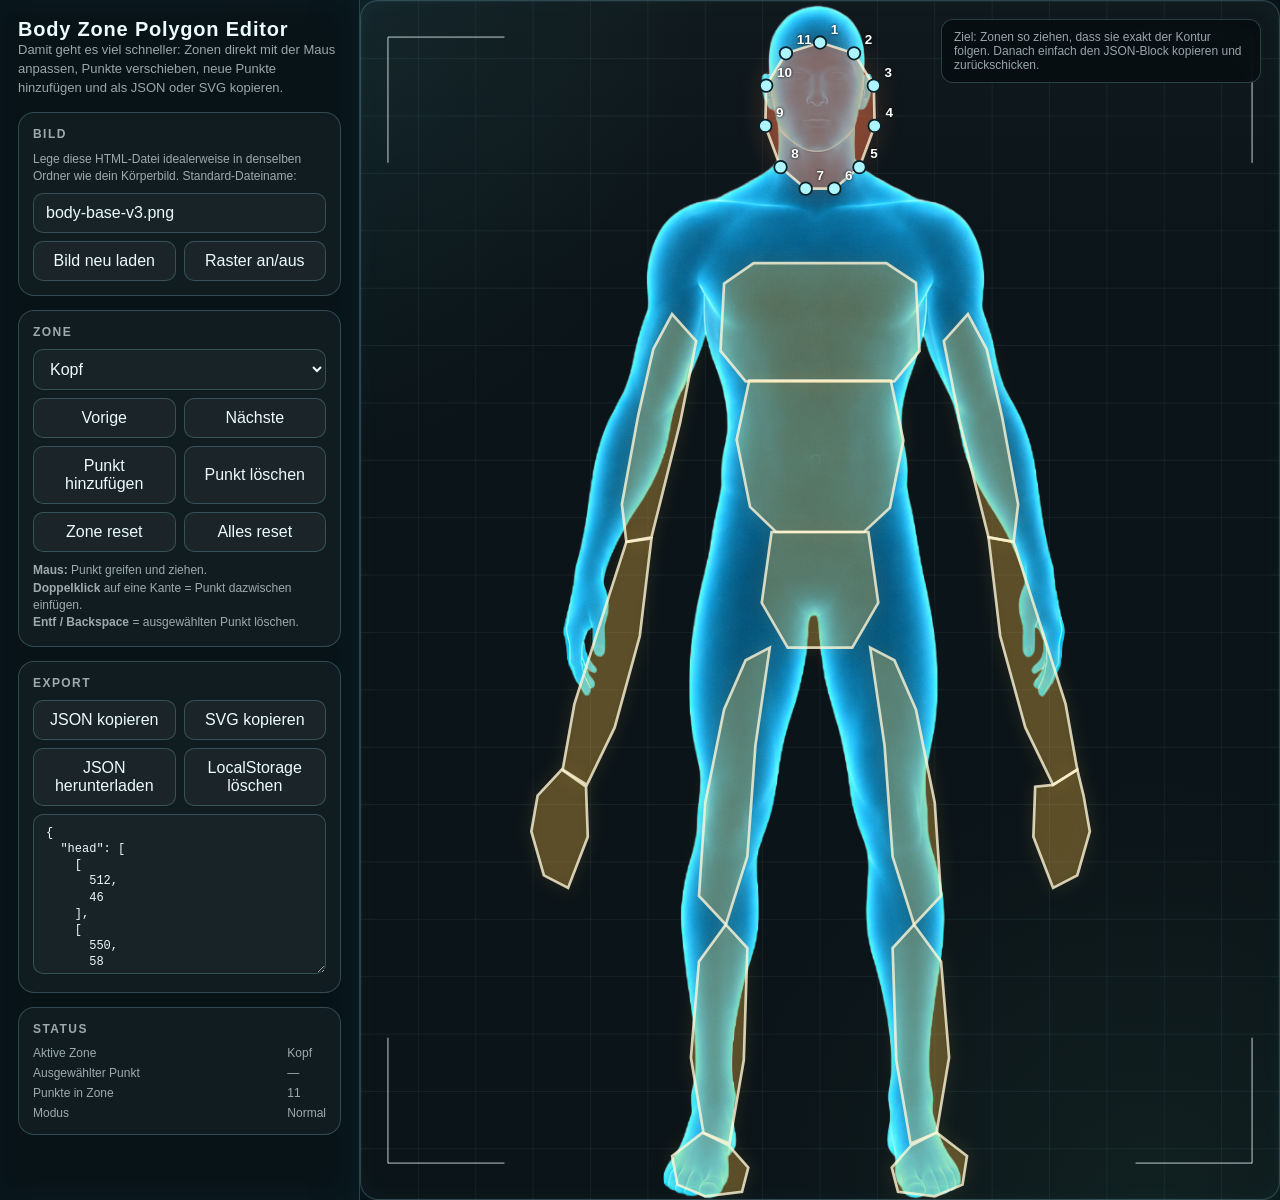
<file: Polygon _editor.html>
<!DOCTYPE html>
<html lang="de">
<head>
  <meta charset="UTF-8" />
  <meta name="viewport" content="width=device-width, initial-scale=1.0" />
  <title>Body Zone Polygon Editor</title>
  <style>
    :root {
      --bg: #071014;
      --panel: rgba(9, 19, 24, 0.96);
      --panel-soft: rgba(255,255,255,0.04);
      --line: rgba(160, 235, 255, 0.22);
      --text: #ebfbff;
      --muted: rgba(235, 251, 255, 0.64);
      --accent: #53e6ff;
      --accent-2: #9fffb7;
      --danger: #ff7d7d;
      --zone: rgba(255, 196, 77, 0.28);
      --zone-stroke: rgba(255, 247, 215, 0.8);
      --zone-active: rgba(255, 121, 77, 0.40);
      --handle: #aef6ff;
      --handle-active: #ffffff;
      --font: Inter, Calibri, Arial, sans-serif;
    }
    * { box-sizing: border-box; }
    body {
      margin: 0;
      min-height: 100vh;
      display: grid;
      grid-template-columns: 360px 1fr;
      background:
        radial-gradient(circle at 20% 0%, rgba(83,230,255,0.08), transparent 30%),
        radial-gradient(circle at 90% 100%, rgba(122,255,171,0.05), transparent 26%),
        var(--bg);
      color: var(--text);
      font-family: var(--font);
    }
    .sidebar {
      border-right: 1px solid var(--line);
      background: var(--panel);
      padding: 18px;
      display: flex;
      flex-direction: column;
      gap: 14px;
      box-shadow: inset -10px 0 30px rgba(83,230,255,0.04);
    }
    .title { font-size: 20px; font-weight: 700; letter-spacing: 0.04em; }
    .subtitle { font-size: 13px; color: var(--muted); line-height: 1.45; }
    .block {
      padding: 14px;
      border: 1px solid var(--line);
      border-radius: 16px;
      background: var(--panel-soft);
    }
    .block h3 {
      margin: 0 0 10px;
      font-size: 12px;
      text-transform: uppercase;
      letter-spacing: 0.12em;
      color: var(--muted);
    }
    select, textarea, input, button {
      font: inherit;
    }
    select, textarea, input[type="text"] {
      width: 100%;
      background: rgba(255,255,255,0.03);
      color: var(--text);
      border: 1px solid var(--line);
      border-radius: 10px;
      padding: 10px 12px;
    }
    textarea {
      min-height: 160px;
      resize: vertical;
      font-family: "Courier New", monospace;
      font-size: 12px;
      line-height: 1.35;
    }
    .btn-grid {
      display: grid;
      grid-template-columns: repeat(2, 1fr);
      gap: 8px;
    }
    button {
      background: rgba(255,255,255,0.04);
      color: var(--text);
      border: 1px solid var(--line);
      border-radius: 10px;
      padding: 10px 12px;
      cursor: pointer;
      transition: background .15s ease, transform .15s ease, border-color .15s ease;
    }
    button:hover { background: rgba(83,230,255,0.09); border-color: rgba(160,235,255,0.42); }
    button:active { transform: translateY(1px); }
    button.active { background: rgba(83,230,255,0.14); border-color: rgba(160,235,255,0.55); }
    .small { font-size: 12px; color: var(--muted); line-height: 1.45; }
    .kv { display: grid; grid-template-columns: 1fr auto; gap: 6px 12px; font-size: 12px; color: var(--muted); }
    .stage {
      position: relative;
      min-width: 0;
      display: grid;
      place-items: center;
      overflow: hidden;
    }
    .canvas-wrap {
      width: min(92vw, 920px);
      aspect-ratio: 1024 / 1336;
      border: 1px solid var(--line);
      border-radius: 18px;
      background:
        linear-gradient(180deg, rgba(255,255,255,0.02), transparent 26%),
        rgba(255,255,255,0.02);
      box-shadow:
        0 0 30px rgba(83,230,255,0.08),
        inset 0 0 24px rgba(83,230,255,0.04);
      overflow: hidden;
      position: relative;
    }
    svg { width: 100%; height: 100%; display: block; }
    .grid line {
      stroke: rgba(180,240,255,0.07);
      stroke-width: 1;
    }
    .frame line, .frame path {
      stroke: rgba(240,250,255,0.45);
      stroke-width: 2;
      fill: none;
    }
    .zone {
      fill: var(--zone);
      stroke: var(--zone-stroke);
      stroke-width: 3;
      cursor: pointer;
      transition: fill .15s ease, opacity .15s ease, filter .15s ease;
      filter: drop-shadow(0 0 10px rgba(255,196,77,0.25));
    }
    .zone:hover { opacity: 0.9; }
    .zone.selected {
      fill: var(--zone-active);
      filter: drop-shadow(0 0 14px rgba(255,121,77,0.4));
    }
    .handle {
      fill: var(--handle);
      stroke: #09222a;
      stroke-width: 2;
      cursor: grab;
    }
    .handle.selected { fill: var(--handle-active); stroke: #ffb36b; }
    .handle:active { cursor: grabbing; }
    .handle-index {
      fill: white;
      font-size: 15px;
      font-weight: 700;
      text-shadow: 0 0 3px black;
      pointer-events: none;
    }
    .hint {
      position: absolute;
      right: 18px;
      top: 18px;
      padding: 10px 12px;
      border-radius: 12px;
      border: 1px solid var(--line);
      background: rgba(5,13,16,0.82);
      font-size: 12px;
      color: var(--muted);
      max-width: 320px;
      backdrop-filter: blur(8px);
    }
    @media (max-width: 1100px) {
      body { grid-template-columns: 1fr; }
      .sidebar { border-right: none; border-bottom: 1px solid var(--line); }
      .canvas-wrap { width: min(96vw, 760px); }
    }
  </style>
</head>
<body>
  <aside class="sidebar">
    <div>
      <div class="title">Body Zone Polygon Editor</div>
      <div class="subtitle">
        Damit geht es viel schneller: Zonen direkt mit der Maus anpassen, Punkte verschieben, neue Punkte hinzufügen und als JSON oder SVG kopieren.
      </div>
    </div>

    <div class="block">
      <h3>Bild</h3>
      <div class="small" style="margin-bottom:8px;">Lege diese HTML-Datei idealerweise in denselben Ordner wie dein Körperbild. Standard-Dateiname:</div>
      <input id="imagePathInput" type="text" value="body-base-v3.png" />
      <div class="btn-grid" style="margin-top:8px;">
        <button id="reloadImageBtn">Bild neu laden</button>
        <button id="toggleGridBtn">Raster an/aus</button>
      </div>
    </div>

    <div class="block">
      <h3>Zone</h3>
      <select id="zoneSelect"></select>
      <div class="btn-grid" style="margin-top:8px;">
        <button id="prevZoneBtn">Vorige</button>
        <button id="nextZoneBtn">Nächste</button>
        <button id="addPointBtn">Punkt hinzufügen</button>
        <button id="deletePointBtn">Punkt löschen</button>
        <button id="resetZoneBtn">Zone reset</button>
        <button id="resetAllBtn">Alles reset</button>
      </div>
      <div class="small" style="margin-top:10px;">
        <b>Maus:</b> Punkt greifen und ziehen.<br>
        <b>Doppelklick</b> auf eine Kante = Punkt dazwischen einfügen.<br>
        <b>Entf / Backspace</b> = ausgewählten Punkt löschen.
      </div>
    </div>

    <div class="block">
      <h3>Export</h3>
      <div class="btn-grid" style="margin-bottom:8px;">
        <button id="copyJsonBtn">JSON kopieren</button>
        <button id="copySvgBtn">SVG kopieren</button>
        <button id="downloadJsonBtn">JSON herunterladen</button>
        <button id="clearStorageBtn">LocalStorage löschen</button>
      </div>
      <textarea id="exportOutput" spellcheck="false"></textarea>
    </div>

    <div class="block">
      <h3>Status</h3>
      <div class="kv">
        <div>Aktive Zone</div><div id="statusZone">—</div>
        <div>Ausgewählter Punkt</div><div id="statusPoint">—</div>
        <div>Punkte in Zone</div><div id="statusPointCount">—</div>
        <div>Modus</div><div id="statusMode">Normal</div>
      </div>
    </div>
  </aside>

  <main class="stage">
    <div class="canvas-wrap">
      <svg id="editorSvg" viewBox="0 0 1024 1336" xmlns="http://www.w3.org/2000/svg">
        <defs>
          <filter id="scanGlow" x="-50%" y="-50%" width="200%" height="200%">
            <feGaussianBlur stdDeviation="12" result="blur" />
            <feMerge>
              <feMergeNode in="blur" />
              <feMergeNode in="SourceGraphic" />
            </feMerge>
          </filter>
        </defs>

        <g class="grid" id="gridGroup"></g>
        <image id="bodyImage" href="body-base-v3.png" x="0" y="0" width="1024" height="1336" preserveAspectRatio="xMidYMid meet"/>

        <g class="frame">
          <path d="M30 40 H160" />
          <path d="M30 40 V180" />
          <path d="M994 40 H864" />
          <path d="M994 40 V180" />
          <path d="M30 1296 H160" />
          <path d="M30 1296 V1156" />
          <path d="M994 1296 H864" />
          <path d="M994 1296 V1156" />
        </g>

        <g id="zonesLayer"></g>
        <g id="handlesLayer"></g>
      </svg>
      <div class="hint">
        Ziel: Zonen so ziehen, dass sie exakt der Kontur folgen. Danach einfach den JSON-Block kopieren und zurückschicken.
      </div>
    </div>
  </main>

  <script>
    const STORAGE_KEY = 'bodyZonePolygonEditor_v1';
    const zoneLabels = {
      head: 'Kopf',
      chest: 'Brust',
      abdomen: 'Bauch',
      pelvis: 'Becken',
      leftUpperArm: 'Linker Oberarm',
      leftForearm: 'Linker Unterarm',
      leftHand: 'Linke Hand',
      rightUpperArm: 'Rechter Oberarm',
      rightForearm: 'Rechter Unterarm',
      rightHand: 'Rechte Hand',
      leftThigh: 'Linker Oberschenkel',
      leftLowerLeg: 'Linker Unterschenkel',
      leftFoot: 'Linker Fuß',
      rightThigh: 'Rechter Oberschenkel',
      rightLowerLeg: 'Rechter Unterschenkel',
      rightFoot: 'Rechter Fuß'
    };

    const defaultZones = {
      head: [
        [512, 46],[550, 58],[572, 94],[573, 139],[556, 185],[528, 209],[496, 209],[468, 185],[451, 139],[452, 94],[474, 58]
      ],
      chest: [
        [405, 315],[438, 292],[586, 292],[619, 314],[623, 390],[595, 424],[429, 424],[401, 390]
      ],
      abdomen: [
        [433, 423],[591, 423],[605, 490],[590, 565],[561, 592],[463, 592],[434, 564],[419, 489]
      ],
      pelvis: [
        [458, 592],[566, 592],[577, 671],[548, 721],[476, 721],[447, 671]
      ],
      leftUpperArm: [
        [347, 349],[374, 379],[356, 470],[324, 598],[296, 603],[291, 561],[309, 463],[326, 388]
      ],
      leftForearm: [
        [296, 603],[324, 599],[311, 708],[283, 810],[252, 874],[225, 857],[238, 784],[268, 690]
      ],
      leftHand: [
        [224, 857],[251, 876],[253, 932],[231, 989],[204, 975],[190, 926],[197, 886]
      ],
      rightUpperArm: [
        [677, 349],[698, 388],[715, 463],[733, 561],[728, 603],[700, 598],[668, 470],[650, 379]
      ],
      rightForearm: [
        [700, 598],[728, 603],[756, 690],[786, 784],[799, 857],[772, 874],[741, 810],[713, 708]
      ],
      rightHand: [
        [772, 874],[799, 857],[806, 886],[813, 926],[799, 975],[772, 989],[750, 932],[752, 876]
      ],
      leftThigh: [
        [456, 721],[440, 830],[431, 954],[407, 1030],[377, 998],[384, 894],[405, 790],[429, 735]
      ],
      leftLowerLeg: [
        [407, 1030],[431, 1056],[427, 1181],[411, 1274],[382, 1262],[368, 1178],[377, 1071]
      ],
      leftFoot: [
        [381, 1262],[410, 1276],[432, 1301],[425, 1328],[384, 1333],[353, 1320],[347, 1288]
      ],
      rightThigh: [
        [568, 721],[595, 735],[619, 790],[640, 894],[647, 998],[617, 1030],[593, 954],[584, 830]
      ],
      rightLowerLeg: [
        [617, 1030],[647, 1071],[656, 1178],[642, 1262],[613, 1274],[597, 1181],[593, 1056]
      ],
      rightFoot: [
        [642, 1262],[676, 1288],[671, 1320],[640, 1333],[599, 1328],[592, 1301],[614, 1276]
      ]
    };

    const svg = document.getElementById('editorSvg');
    const zonesLayer = document.getElementById('zonesLayer');
    const handlesLayer = document.getElementById('handlesLayer');
    const zoneSelect = document.getElementById('zoneSelect');
    const exportOutput = document.getElementById('exportOutput');
    const imagePathInput = document.getElementById('imagePathInput');
    const bodyImage = document.getElementById('bodyImage');
    const gridGroup = document.getElementById('gridGroup');

    let zones = loadZones();
    let selectedZone = Object.keys(defaultZones)[0];
    let selectedPointIndex = null;
    let dragging = null;
    let addPointMode = false;
    let showGrid = true;

    function loadZones() {
      try {
        const saved = JSON.parse(localStorage.getItem(STORAGE_KEY) || '{}');
        return mergeWithDefaults(saved);
      } catch {
        return mergeWithDefaults({});
      }
    }

    function mergeWithDefaults(saved) {
      const merged = {};
      for (const [key, points] of Object.entries(defaultZones)) {
        const source = saved[key] && Array.isArray(saved[key]) && saved[key].length >= 3 ? saved[key] : points;
        merged[key] = source.map(p => [Number(p[0]), Number(p[1])]);
      }
      return merged;
    }

    function saveZones() {
      localStorage.setItem(STORAGE_KEY, JSON.stringify(zones));
    }

    function pointsToString(points) {
      return points.map(([x,y]) => `${x},${y}`).join(' ');
    }

    function renderZoneSelect() {
      zoneSelect.innerHTML = Object.keys(defaultZones).map(key =>
        `<option value="${key}">${zoneLabels[key]}</option>`
      ).join('');
      zoneSelect.value = selectedZone;
    }

    function renderGrid() {
      gridGroup.innerHTML = '';
      if (!showGrid) return;
      for (let x = 0; x <= 1024; x += 64) {
        const line = document.createElementNS('http://www.w3.org/2000/svg', 'line');
        line.setAttribute('x1', x); line.setAttribute('y1', 0);
        line.setAttribute('x2', x); line.setAttribute('y2', 1336);
        gridGroup.appendChild(line);
      }
      for (let y = 0; y <= 1336; y += 64) {
        const line = document.createElementNS('http://www.w3.org/2000/svg', 'line');
        line.setAttribute('x1', 0); line.setAttribute('y1', y);
        line.setAttribute('x2', 1024); line.setAttribute('y2', y);
        gridGroup.appendChild(line);
      }
    }

    function renderZones() {
      zonesLayer.innerHTML = '';
      Object.entries(zones).forEach(([key, points]) => {
        const poly = document.createElementNS('http://www.w3.org/2000/svg', 'polygon');
        poly.setAttribute('points', pointsToString(points));
        poly.setAttribute('class', `zone${key === selectedZone ? ' selected' : ''}`);
        poly.dataset.zone = key;
        poly.addEventListener('click', (event) => {
          event.stopPropagation();
          selectedZone = key;
          selectedPointIndex = null;
          addPointMode = false;
          syncButtons();
          renderAll();
        });
        poly.addEventListener('dblclick', (event) => {
          event.stopPropagation();
          const pt = getMousePosition(event);
          insertPointOnNearestEdge(key, pt.x, pt.y);
        });
        zonesLayer.appendChild(poly);
      });
    }

    function renderHandles() {
      handlesLayer.innerHTML = '';
      const points = zones[selectedZone];
      points.forEach(([x,y], index) => {
        const circle = document.createElementNS('http://www.w3.org/2000/svg', 'circle');
        circle.setAttribute('cx', x);
        circle.setAttribute('cy', y);
        circle.setAttribute('r', index === selectedPointIndex ? 9 : 7);
        circle.setAttribute('class', `handle${index === selectedPointIndex ? ' selected' : ''}`);
        circle.dataset.index = index;
        circle.addEventListener('pointerdown', (event) => {
          event.stopPropagation();
          selectedPointIndex = index;
          dragging = { zone: selectedZone, index };
          circle.setPointerCapture(event.pointerId);
          renderAll();
        });
        handlesLayer.appendChild(circle);

        const label = document.createElementNS('http://www.w3.org/2000/svg', 'text');
        label.setAttribute('x', x + 12);
        label.setAttribute('y', y - 10);
        label.setAttribute('class', 'handle-index');
        label.textContent = index + 1;
        handlesLayer.appendChild(label);
      });
    }

    function renderExport() {
      const data = {};
      Object.keys(zones).forEach(key => {
        data[key] = zones[key].map(([x,y]) => [round(x), round(y)]);
      });
      exportOutput.value = JSON.stringify(data, null, 2);
    }

    function renderStatus() {
      document.getElementById('statusZone').textContent = zoneLabels[selectedZone] || selectedZone;
      document.getElementById('statusPoint').textContent = selectedPointIndex === null ? '—' : String(selectedPointIndex + 1);
      document.getElementById('statusPointCount').textContent = String(zones[selectedZone].length);
      document.getElementById('statusMode').textContent = addPointMode ? 'Punkt hinzufügen' : 'Normal';
    }

    function renderAll() {
      renderGrid();
      renderZoneSelect();
      renderZones();
      renderHandles();
      renderExport();
      renderStatus();
      saveZones();
    }

    function getMousePosition(event) {
      const pt = svg.createSVGPoint();
      pt.x = event.clientX;
      pt.y = event.clientY;
      const transformed = pt.matrixTransform(svg.getScreenCTM().inverse());
      return { x: clamp(transformed.x, 0, 1024), y: clamp(transformed.y, 0, 1336) };
    }

    function clamp(value, min, max) {
      return Math.min(Math.max(value, min), max);
    }

    function round(value) {
      return Math.round(value * 100) / 100;
    }

    function distancePointToSegment(px, py, ax, ay, bx, by) {
      const dx = bx - ax;
      const dy = by - ay;
      if (dx === 0 && dy === 0) return Math.hypot(px - ax, py - ay);
      const t = Math.max(0, Math.min(1, ((px - ax) * dx + (py - ay) * dy) / (dx * dx + dy * dy)));
      const cx = ax + t * dx;
      const cy = ay + t * dy;
      return { dist: Math.hypot(px - cx, py - cy), t, x: cx, y: cy };
    }

    function insertPointOnNearestEdge(zoneKey, x, y) {
      const pts = zones[zoneKey];
      let best = { dist: Infinity, insertIndex: pts.length };
      for (let i = 0; i < pts.length; i++) {
        const a = pts[i];
        const b = pts[(i + 1) % pts.length];
        const result = distancePointToSegment(x, y, a[0], a[1], b[0], b[1]);
        if (result.dist < best.dist) {
          best = { dist: result.dist, insertIndex: i + 1, x: result.x, y: result.y };
        }
      }
      pts.splice(best.insertIndex, 0, [x, y]);
      selectedPointIndex = best.insertIndex;
      renderAll();
    }

    function deleteSelectedPoint() {
      const pts = zones[selectedZone];
      if (selectedPointIndex === null || pts.length <= 3) return;
      pts.splice(selectedPointIndex, 1);
      selectedPointIndex = null;
      renderAll();
    }

    function resetSelectedZone() {
      zones[selectedZone] = defaultZones[selectedZone].map(p => [...p]);
      selectedPointIndex = null;
      renderAll();
    }

    function resetAllZones() {
      zones = mergeWithDefaults({});
      selectedPointIndex = null;
      renderAll();
    }

    function syncButtons() {
      document.getElementById('addPointBtn').classList.toggle('active', addPointMode);
    }

    svg.addEventListener('pointermove', (event) => {
      if (!dragging) return;
      const pt = getMousePosition(event);
      zones[dragging.zone][dragging.index] = [pt.x, pt.y];
      selectedPointIndex = dragging.index;
      renderAll();
    });

    svg.addEventListener('pointerup', () => {
      dragging = null;
    });

    svg.addEventListener('pointerleave', () => {
      dragging = null;
    });

    svg.addEventListener('click', (event) => {
      if (!addPointMode) return;
      const pt = getMousePosition(event);
      const pts = zones[selectedZone];
      if (selectedPointIndex === null) {
        pts.push([pt.x, pt.y]);
        selectedPointIndex = pts.length - 1;
      } else {
        pts.splice(selectedPointIndex + 1, 0, [pt.x, pt.y]);
        selectedPointIndex += 1;
      }
      addPointMode = false;
      syncButtons();
      renderAll();
    });

    zoneSelect.addEventListener('change', (event) => {
      selectedZone = event.target.value;
      selectedPointIndex = null;
      renderAll();
    });

    document.getElementById('prevZoneBtn').addEventListener('click', () => {
      const keys = Object.keys(defaultZones);
      const idx = keys.indexOf(selectedZone);
      selectedZone = keys[(idx - 1 + keys.length) % keys.length];
      selectedPointIndex = null;
      renderAll();
    });

    document.getElementById('nextZoneBtn').addEventListener('click', () => {
      const keys = Object.keys(defaultZones);
      const idx = keys.indexOf(selectedZone);
      selectedZone = keys[(idx + 1) % keys.length];
      selectedPointIndex = null;
      renderAll();
    });

    document.getElementById('addPointBtn').addEventListener('click', () => {
      addPointMode = !addPointMode;
      syncButtons();
      renderStatus();
    });

    document.getElementById('deletePointBtn').addEventListener('click', deleteSelectedPoint);
    document.getElementById('resetZoneBtn').addEventListener('click', resetSelectedZone);
    document.getElementById('resetAllBtn').addEventListener('click', resetAllZones);

    document.getElementById('copyJsonBtn').addEventListener('click', async () => {
      renderExport();
      await navigator.clipboard.writeText(exportOutput.value);
    });

    document.getElementById('copySvgBtn').addEventListener('click', async () => {
      const svgCode = Object.keys(zones).map(key => {
        return `<polygon id="zone-${key}" class="body-zone" points="${zones[key].map(([x,y]) => `${round(x)},${round(y)}`).join(' ')}" />`;
      }).join('\n');
      exportOutput.value = svgCode;
      await navigator.clipboard.writeText(svgCode);
    });

    document.getElementById('downloadJsonBtn').addEventListener('click', () => {
      const blob = new Blob([exportOutput.value], { type: 'application/json' });
      const url = URL.createObjectURL(blob);
      const a = document.createElement('a');
      a.href = url;
      a.download = 'body-zone-polygons.json';
      a.click();
      URL.revokeObjectURL(url);
    });

    document.getElementById('clearStorageBtn').addEventListener('click', () => {
      localStorage.removeItem(STORAGE_KEY);
      zones = mergeWithDefaults({});
      selectedPointIndex = null;
      renderAll();
    });

    document.getElementById('reloadImageBtn').addEventListener('click', () => {
      bodyImage.setAttribute('href', imagePathInput.value.trim() || 'body-base-v3.png');
    });

    document.getElementById('toggleGridBtn').addEventListener('click', () => {
      showGrid = !showGrid;
      renderGrid();
    });

    imagePathInput.addEventListener('change', () => {
      bodyImage.setAttribute('href', imagePathInput.value.trim() || 'body-base-v3.png');
    });

    document.addEventListener('keydown', (event) => {
      if (event.key === 'Delete' || event.key === 'Backspace') {
        if (document.activeElement === exportOutput || document.activeElement === imagePathInput) return;
        event.preventDefault();
        deleteSelectedPoint();
      }
      if (event.key === 'Escape') {
        addPointMode = false;
        selectedPointIndex = null;
        syncButtons();
        renderAll();
      }
    });

    renderAll();
    syncButtons();
  </script>
</body>
</html>
</file>
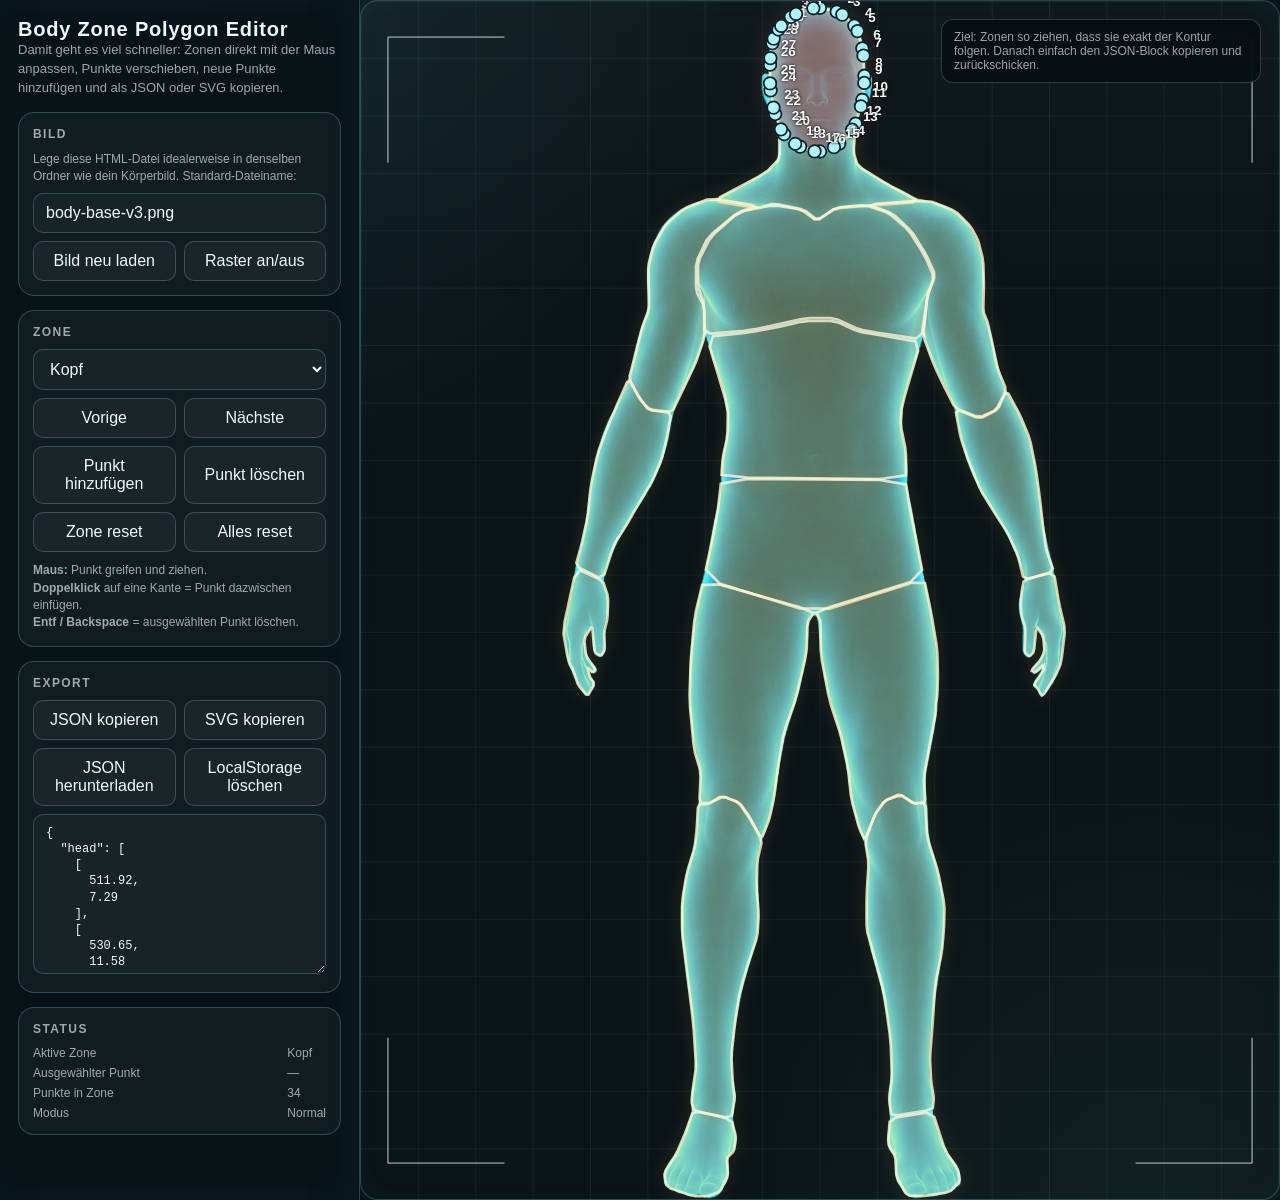
<file: Polygon_editor.html>
<!DOCTYPE html>
<html lang="de">
<head>
  <meta charset="UTF-8" />
  <meta name="viewport" content="width=device-width, initial-scale=1.0" />
  <title>Body Zone Polygon Editor</title>
  <style>
    :root {
      --bg: #071014;
      --panel: rgba(9, 19, 24, 0.96);
      --panel-soft: rgba(255,255,255,0.04);
      --line: rgba(160, 235, 255, 0.22);
      --text: #ebfbff;
      --muted: rgba(235, 251, 255, 0.64);
      --accent: #53e6ff;
      --accent-2: #9fffb7;
      --danger: #ff7d7d;
      --zone: rgba(255, 196, 77, 0.28);
      --zone-stroke: rgba(255, 247, 215, 0.8);
      --zone-active: rgba(255, 121, 77, 0.40);
      --handle: #aef6ff;
      --handle-active: #ffffff;
      --font: Inter, Calibri, Arial, sans-serif;
    }
    * { box-sizing: border-box; }
    body {
      margin: 0;
      min-height: 100vh;
      display: grid;
      grid-template-columns: 360px 1fr;
      background:
        radial-gradient(circle at 20% 0%, rgba(83,230,255,0.08), transparent 30%),
        radial-gradient(circle at 90% 100%, rgba(122,255,171,0.05), transparent 26%),
        var(--bg);
      color: var(--text);
      font-family: var(--font);
    }
    .sidebar {
      border-right: 1px solid var(--line);
      background: var(--panel);
      padding: 18px;
      display: flex;
      flex-direction: column;
      gap: 14px;
      box-shadow: inset -10px 0 30px rgba(83,230,255,0.04);
    }
    .title { font-size: 20px; font-weight: 700; letter-spacing: 0.04em; }
    .subtitle { font-size: 13px; color: var(--muted); line-height: 1.45; }
    .block {
      padding: 14px;
      border: 1px solid var(--line);
      border-radius: 16px;
      background: var(--panel-soft);
    }
    .block h3 {
      margin: 0 0 10px;
      font-size: 12px;
      text-transform: uppercase;
      letter-spacing: 0.12em;
      color: var(--muted);
    }
    select, textarea, input, button {
      font: inherit;
    }
    select, textarea, input[type="text"] {
      width: 100%;
      background: rgba(255,255,255,0.03);
      color: var(--text);
      border: 1px solid var(--line);
      border-radius: 10px;
      padding: 10px 12px;
    }
    textarea {
      min-height: 160px;
      resize: vertical;
      font-family: "Courier New", monospace;
      font-size: 12px;
      line-height: 1.35;
    }
    .btn-grid {
      display: grid;
      grid-template-columns: repeat(2, 1fr);
      gap: 8px;
    }
    button {
      background: rgba(255,255,255,0.04);
      color: var(--text);
      border: 1px solid var(--line);
      border-radius: 10px;
      padding: 10px 12px;
      cursor: pointer;
      transition: background .15s ease, transform .15s ease, border-color .15s ease;
    }
    button:hover { background: rgba(83,230,255,0.09); border-color: rgba(160,235,255,0.42); }
    button:active { transform: translateY(1px); }
    button.active { background: rgba(83,230,255,0.14); border-color: rgba(160,235,255,0.55); }
    .small { font-size: 12px; color: var(--muted); line-height: 1.45; }
    .kv { display: grid; grid-template-columns: 1fr auto; gap: 6px 12px; font-size: 12px; color: var(--muted); }
    .stage {
      position: relative;
      min-width: 0;
      display: grid;
      place-items: center;
      overflow: hidden;
    }
    .canvas-wrap {
      width: min(92vw, 920px);
      aspect-ratio: 1024 / 1336;
      border: 1px solid var(--line);
      border-radius: 18px;
      background:
        linear-gradient(180deg, rgba(255,255,255,0.02), transparent 26%),
        rgba(255,255,255,0.02);
      box-shadow:
        0 0 30px rgba(83,230,255,0.08),
        inset 0 0 24px rgba(83,230,255,0.04);
      overflow: hidden;
      position: relative;
    }
    svg { width: 100%; height: 100%; display: block; }
    .grid line {
      stroke: rgba(180,240,255,0.07);
      stroke-width: 1;
    }
    .frame line, .frame path {
      stroke: rgba(240,250,255,0.45);
      stroke-width: 2;
      fill: none;
    }
    .zone {
      fill: var(--zone);
      stroke: var(--zone-stroke);
      stroke-width: 3;
      cursor: pointer;
      transition: fill .15s ease, opacity .15s ease, filter .15s ease;
      filter: drop-shadow(0 0 10px rgba(255,196,77,0.25));
    }
    .zone:hover { opacity: 0.9; }
    .zone.selected {
      fill: var(--zone-active);
      filter: drop-shadow(0 0 14px rgba(255,121,77,0.4));
    }
    .handle {
      fill: var(--handle);
      stroke: #09222a;
      stroke-width: 2;
      cursor: grab;
    }
    .handle.selected { fill: var(--handle-active); stroke: #ffb36b; }
    .handle:active { cursor: grabbing; }
    .handle-index {
      fill: white;
      font-size: 15px;
      font-weight: 700;
      text-shadow: 0 0 3px black;
      pointer-events: none;
    }
    .hint {
      position: absolute;
      right: 18px;
      top: 18px;
      padding: 10px 12px;
      border-radius: 12px;
      border: 1px solid var(--line);
      background: rgba(5,13,16,0.82);
      font-size: 12px;
      color: var(--muted);
      max-width: 320px;
      backdrop-filter: blur(8px);
    }
    @media (max-width: 1100px) {
      body { grid-template-columns: 1fr; }
      .sidebar { border-right: none; border-bottom: 1px solid var(--line); }
      .canvas-wrap { width: min(96vw, 760px); }
    }
  </style>
</head>
<body>
  <aside class="sidebar">
    <div>
      <div class="title">Body Zone Polygon Editor</div>
      <div class="subtitle">
        Damit geht es viel schneller: Zonen direkt mit der Maus anpassen, Punkte verschieben, neue Punkte hinzufügen und als JSON oder SVG kopieren.
      </div>
    </div>

    <div class="block">
      <h3>Bild</h3>
      <div class="small" style="margin-bottom:8px;">Lege diese HTML-Datei idealerweise in denselben Ordner wie dein Körperbild. Standard-Dateiname:</div>
      <input id="imagePathInput" type="text" value="body-base-v3.png" />
      <div class="btn-grid" style="margin-top:8px;">
        <button id="reloadImageBtn">Bild neu laden</button>
        <button id="toggleGridBtn">Raster an/aus</button>
      </div>
    </div>

    <div class="block">
      <h3>Zone</h3>
      <select id="zoneSelect"></select>
      <div class="btn-grid" style="margin-top:8px;">
        <button id="prevZoneBtn">Vorige</button>
        <button id="nextZoneBtn">Nächste</button>
        <button id="addPointBtn">Punkt hinzufügen</button>
        <button id="deletePointBtn">Punkt löschen</button>
        <button id="resetZoneBtn">Zone reset</button>
        <button id="resetAllBtn">Alles reset</button>
      </div>
      <div class="small" style="margin-top:10px;">
        <b>Maus:</b> Punkt greifen und ziehen.<br>
        <b>Doppelklick</b> auf eine Kante = Punkt dazwischen einfügen.<br>
        <b>Entf / Backspace</b> = ausgewählten Punkt löschen.
      </div>
    </div>

    <div class="block">
      <h3>Export</h3>
      <div class="btn-grid" style="margin-bottom:8px;">
        <button id="copyJsonBtn">JSON kopieren</button>
        <button id="copySvgBtn">SVG kopieren</button>
        <button id="downloadJsonBtn">JSON herunterladen</button>
        <button id="clearStorageBtn">LocalStorage löschen</button>
      </div>
      <textarea id="exportOutput" spellcheck="false"></textarea>
    </div>

    <div class="block">
      <h3>Status</h3>
      <div class="kv">
        <div>Aktive Zone</div><div id="statusZone">—</div>
        <div>Ausgewählter Punkt</div><div id="statusPoint">—</div>
        <div>Punkte in Zone</div><div id="statusPointCount">—</div>
        <div>Modus</div><div id="statusMode">Normal</div>
      </div>
    </div>
  </aside>

  <main class="stage">
    <div class="canvas-wrap">
      <svg id="editorSvg" viewBox="0 0 1024 1336" xmlns="http://www.w3.org/2000/svg">
        <defs>
          <filter id="scanGlow" x="-50%" y="-50%" width="200%" height="200%">
            <feGaussianBlur stdDeviation="12" result="blur" />
            <feMerge>
              <feMergeNode in="blur" />
              <feMergeNode in="SourceGraphic" />
            </feMerge>
          </filter>
        </defs>

        <g class="grid" id="gridGroup"></g>
        <image id="bodyImage" href="body-base-v3.png" x="0" y="0" width="1024" height="1336" preserveAspectRatio="xMidYMid meet"/>

        <g class="frame">
          <path d="M30 40 H160" />
          <path d="M30 40 V180" />
          <path d="M994 40 H864" />
          <path d="M994 40 V180" />
          <path d="M30 1296 H160" />
          <path d="M30 1296 V1156" />
          <path d="M994 1296 H864" />
          <path d="M994 1296 V1156" />
        </g>

        <g id="zonesLayer"></g>
        <g id="handlesLayer"></g>
      </svg>
      <div class="hint">
        Ziel: Zonen so ziehen, dass sie exakt der Kontur folgen. Danach einfach den JSON-Block kopieren und zurückschicken.
      </div>
    </div>
  </main>

  <script>
    const STORAGE_KEY = 'bodyZonePolygonEditor_smoothed_v1';
    const zoneLabels = {
      head: 'Kopf',
      chest: 'Brust',
      abdomen: 'Bauch',
      pelvis: 'Becken',
      leftUpperArm: 'Linker Oberarm',
      leftForearm: 'Linker Unterarm',
      leftHand: 'Linke Hand',
      rightUpperArm: 'Rechter Oberarm',
      rightForearm: 'Rechter Unterarm',
      rightHand: 'Rechte Hand',
      leftThigh: 'Linker Oberschenkel',
      leftLowerLeg: 'Linker Unterschenkel',
      leftFoot: 'Linker Fuß',
      rightThigh: 'Rechter Oberschenkel',
      rightLowerLeg: 'Rechter Unterschenkel',
      rightFoot: 'Rechter Fuß'
    };

    const defaultZones = {
      "head": [
            [
                  511.92,
                  7.29
            ],
            [
                  530.65,
                  11.58
            ],
            [
                  536.89,
                  14.8
            ],
            [
                  550.27,
                  27.11
            ],
            [
                  553.91,
                  33.25
            ],
            [
                  559.26,
                  52.51
            ],
            [
                  560.51,
                  60.62
            ],
            [
                  561.58,
                  83.09
            ],
            [
                  561.37,
                  91.1
            ],
            [
                  559.24,
                  109.83
            ],
            [
                  557.67,
                  117.22
            ],
            [
                  551.79,
                  136.47
            ],
            [
                  547.83,
                  143.24
            ],
            [
                  533.39,
                  158.75
            ],
            [
                  527.56,
                  162.71
            ],
            [
                  512.05,
                  167.52
            ],
            [
                  505.91,
                  167.42
            ],
            [
                  489.85,
                  162.07
            ],
            [
                  484.34,
                  158.95
            ],
            [
                  472.03,
                  148.25
            ],
            [
                  468.39,
                  142.84
            ],
            [
                  461.98,
                  125.72
            ],
            [
                  460.11,
                  118.64
            ],
            [
                  456.89,
                  99.38
            ],
            [
                  456.27,
                  91.57
            ],
            [
                  456.27,
                  70.71
            ],
            [
                  456.69,
                  63.43
            ],
            [
                  458.82,
                  46.84
            ],
            [
                  460.28,
                  41.64
            ],
            [
                  465.63,
                  31.48
            ],
            [
                  468.75,
                  27.52
            ],
            [
                  479.45,
                  17.36
            ],
            [
                  485.27,
                  14.13
            ],
            [
                  504.53,
                  7.71
            ]
      ],
      "neck": [
            [
                  491.04,
                  162.18
            ],
            [
                  507.1,
                  167.31
            ],
            [
                  513.59,
                  167.19
            ],
            [
                  530.93,
                  161.41
            ],
            [
                  536.67,
                  157.92
            ],
            [
                  548.88,
                  145.71
            ],
            [
                  551.0,
                  146.84
            ],
            [
                  549.71,
                  164.81
            ],
            [
                  550.08,
                  170.43
            ],
            [
                  553.3,
                  181.36
            ],
            [
                  558.54,
                  186.35
            ],
            [
                  582.31,
                  201.12
            ],
            [
                  592.05,
                  206.74
            ],
            [
                  618.38,
                  220.87
            ],
            [
                  615.38,
                  224.24
            ],
            [
                  573.64,
                  227.46
            ],
            [
                  560.52,
                  228.45
            ],
            [
                  534.84,
                  230.38
            ],
            [
                  526.92,
                  232.6
            ],
            [
                  511.92,
                  242.15
            ],
            [
                  506.92,
                  242.4
            ],
            [
                  496.24,
                  234.14
            ],
            [
                  489.41,
                  231.54
            ],
            [
                  465.01,
                  226.4
            ],
            [
                  457.76,
                  226.15
            ],
            [
                  444.93,
                  230.0
            ],
            [
                  435.44,
                  229.63
            ],
            [
                  399.46,
                  223.84
            ],
            [
                  400.71,
                  218.35
            ],
            [
                  443.1,
                  195.88
            ],
            [
                  453.59,
                  189.14
            ],
            [
                  465.15,
                  176.93
            ],
            [
                  467.28,
                  170.69
            ],
            [
                  466.63,
                  150.78
            ],
            [
                  469.51,
                  148.91
            ],
            [
                  484.92,
                  159.18
            ]
      ],
      "chest": [
            [
                  613.33,
                  259.35
            ],
            [
                  626.17,
                  279.69
            ],
            [
                  630.13,
                  286.97
            ],
            [
                  637.61,
                  304.09
            ],
            [
                  638.03,
                  310.54
            ],
            [
                  632.68,
                  326.59
            ],
            [
                  630.7,
                  336.37
            ],
            [
                  625.89,
                  370.61
            ],
            [
                  618.92,
                  376.33
            ],
            [
                  587.88,
                  371.52
            ],
            [
                  578.21,
                  369.96
            ],
            [
                  559.48,
                  366.74
            ],
            [
                  551.99,
                  364.35
            ],
            [
                  532.2,
                  355.26
            ],
            [
                  523.88,
                  353.49
            ],
            [
                  500.86,
                  353.49
            ],
            [
                  491.71,
                  354.53
            ],
            [
                  467.63,
                  359.88
            ],
            [
                  458.89,
                  361.75
            ],
            [
                  438.03,
                  366.04
            ],
            [
                  426.79,
                  367.49
            ],
            [
                  389.88,
                  370.71
            ],
            [
                  382.7,
                  366.75
            ],
            [
                  382.7,
                  343.21
            ],
            [
                  381.76,
                  335.72
            ],
            [
                  376.95,
                  320.73
            ],
            [
                  376.01,
                  313.97
            ],
            [
                  376.01,
                  294.18
            ],
            [
                  377.99,
                  286.48
            ],
            [
                  388.15,
                  266.68
            ],
            [
                  394.5,
                  258.98
            ],
            [
                  416.97,
                  239.19
            ],
            [
                  426.75,
                  234.19
            ],
            [
                  454.57,
                  228.31
            ],
            [
                  464.35,
                  227.89
            ],
            [
                  486.82,
                  231.64
            ],
            [
                  493.58,
                  234.14
            ],
            [
                  505.89,
                  243.23
            ],
            [
                  511.3,
                  242.92
            ],
            [
                  526.81,
                  232.22
            ],
            [
                  534.3,
                  229.72
            ],
            [
                  557.32,
                  227.58
            ],
            [
                  565.53,
                  228.41
            ],
            [
                  584.79,
                  234.83
            ],
            [
                  591.66,
                  238.78
            ],
            [
                  607.71,
                  252.7
            ]
      ],
      "abdomen": [
            [
                  392.54,
                  373.57
            ],
            [
                  427.85,
                  369.83
            ],
            [
                  438.57,
                  368.37
            ],
            [
                  458.36,
                  364.63
            ],
            [
                  466.89,
                  362.86
            ],
            [
                  490.97,
                  357.5
            ],
            [
                  500.23,
                  356.46
            ],
            [
                  523.77,
                  356.46
            ],
            [
                  531.99,
                  358.12
            ],
            [
                  550.72,
                  366.69
            ],
            [
                  558.62,
                  369.08
            ],
            [
                  580.56,
                  372.83
            ],
            [
                  590.33,
                  374.5
            ],
            [
                  618.7,
                  379.3
            ],
            [
                  621.3,
                  390.12
            ],
            [
                  606.31,
                  440.96
            ],
            [
                  603.19,
                  453.86
            ],
            [
                  602.13,
                  469.37
            ],
            [
                  602.75,
                  476.45
            ],
            [
                  607.03,
                  497.31
            ],
            [
                  607.86,
                  505.84
            ],
            [
                  607.86,
                  528.85
            ],
            [
                  579.04,
                  533.01
            ],
            [
                  430.84,
                  531.4
            ],
            [
                  402.23,
                  528.07
            ],
            [
                  403.3,
                  512.56
            ],
            [
                  404.24,
                  506.11
            ],
            [
                  407.98,
                  488.45
            ],
            [
                  408.81,
                  480.65
            ],
            [
                  409.35,
                  458.18
            ],
            [
                  406.12,
                  442.68
            ],
            [
                  389.0,
                  385.43
            ]
      ],
      "pelvis": [
            [
                  430.73,
                  532.79
            ],
            [
                  578.41,
                  533.86
            ],
            [
                  607.95,
                  538.96
            ],
            [
                  612.23,
                  564.1
            ],
            [
                  615.14,
                  579.6
            ],
            [
                  625.84,
                  634.18
            ],
            [
                  610.86,
                  650.1
            ],
            [
                  523.12,
                  677.38
            ],
            [
                  488.79,
                  677.28
            ],
            [
                  399.97,
                  649.46
            ],
            [
                  384.78,
                  633.96
            ],
            [
                  395.48,
                  582.06
            ],
            [
                  398.18,
                  566.46
            ],
            [
                  401.4,
                  538.09
            ]
      ],
      "leftUpperArm": [
            [
                  440.51,
                  229.48
            ],
            [
                  424.46,
                  233.77
            ],
            [
                  416.55,
                  238.55
            ],
            [
                  391.95,
                  258.88
            ],
            [
                  385.29,
                  266.78
            ],
            [
                  375.65,
                  287.12
            ],
            [
                  373.78,
                  295.54
            ],
            [
                  373.78,
                  318.55
            ],
            [
                  375.03,
                  325.41
            ],
            [
                  381.45,
                  337.73
            ],
            [
                  382.8,
                  344.8
            ],
            [
                  383.34,
                  368.88
            ],
            [
                  381.98,
                  377.82
            ],
            [
                  374.5,
                  399.76
            ],
            [
                  370.75,
                  408.81
            ],
            [
                  358.98,
                  433.42
            ],
            [
                  355.34,
                  441.02
            ],
            [
                  348.38,
                  455.46
            ],
            [
                  343.49,
                  457.85
            ],
            [
                  325.3,
                  455.72
            ],
            [
                  320.51,
                  453.95
            ],
            [
                  314.1,
                  446.99
            ],
            [
                  310.87,
                  442.31
            ],
            [
                  300.71,
                  425.19
            ],
            [
                  299.77,
                  417.91
            ],
            [
                  305.12,
                  397.57
            ],
            [
                  307.2,
                  389.46
            ],
            [
                  312.55,
                  368.06
            ],
            [
                  314.63,
                  361.19
            ],
            [
                  319.98,
                  347.28
            ],
            [
                  321.02,
                  340.93
            ],
            [
                  321.02,
                  322.21
            ],
            [
                  320.92,
                  315.34
            ],
            [
                  320.38,
                  298.76
            ],
            [
                  321.11,
                  292.3
            ],
            [
                  325.39,
                  275.72
            ],
            [
                  328.09,
                  269.27
            ],
            [
                  337.73,
                  252.68
            ],
            [
                  342.51,
                  246.86
            ],
            [
                  357.5,
                  233.48
            ],
            [
                  364.57,
                  229.32
            ],
            [
                  385.97,
                  221.29
            ],
            [
                  397.62,
                  220.98
            ],
            [
                  436.14,
                  227.4
            ]
      ],
      "leftForearm": [
            [
                  300.29,
                  423.39
            ],
            [
                  308.32,
                  438.9
            ],
            [
                  311.44,
                  443.9
            ],
            [
                  319.46,
                  454.06
            ],
            [
                  324.56,
                  456.46
            ],
            [
                  342.75,
                  458.59
            ],
            [
                  345.56,
                  462.96
            ],
            [
                  341.82,
                  483.3
            ],
            [
                  340.26,
                  490.68
            ],
            [
                  335.97,
                  508.34
            ],
            [
                  333.58,
                  515.31
            ],
            [
                  325.55,
                  533.5
            ],
            [
                  322.01,
                  540.27
            ],
            [
                  311.86,
                  556.85
            ],
            [
                  307.8,
                  563.72
            ],
            [
                  297.09,
                  582.44
            ],
            [
                  293.24,
                  588.78
            ],
            [
                  284.15,
                  602.7
            ],
            [
                  280.61,
                  610.91
            ],
            [
                  271.52,
                  639.28
            ],
            [
                  265.48,
                  642.71
            ],
            [
                  243.55,
                  632.01
            ],
            [
                  240.22,
                  626.6
            ],
            [
                  245.03,
                  609.48
            ],
            [
                  246.91,
                  601.88
            ],
            [
                  251.72,
                  579.95
            ],
            [
                  253.18,
                  570.69
            ],
            [
                  255.85,
                  545.0
            ],
            [
                  257.41,
                  535.12
            ],
            [
                  262.76,
                  509.98
            ],
            [
                  265.46,
                  500.62
            ],
            [
                  274.03,
                  477.6
            ],
            [
                  277.04,
                  470.01
            ],
            [
                  284.0,
                  453.96
            ],
            [
                  287.22,
                  446.57
            ],
            [
                  296.86,
                  424.64
            ]
      ],
      "leftHand": [
            [
                  244.18,
                  634.77
            ],
            [
                  265.59,
                  644.41
            ],
            [
                  270.58,
                  648.78
            ],
            [
                  274.86,
                  661.61
            ],
            [
                  275.59,
                  667.54
            ],
            [
                  275.05,
                  685.2
            ],
            [
                  274.43,
                  690.71
            ],
            [
                  271.75,
                  701.41
            ],
            [
                  271.34,
                  706.3
            ],
            [
                  271.88,
                  720.75
            ],
            [
                  271.36,
                  724.5
            ],
            [
                  268.14,
                  729.31
            ],
            [
                  266.58,
                  729.73
            ],
            [
                  261.77,
                  727.05
            ],
            [
                  260.62,
                  724.66
            ],
            [
                  259.55,
                  715.03
            ],
            [
                  259.13,
                  710.87
            ],
            [
                  258.07,
                  699.1
            ],
            [
                  256.61,
                  698.79
            ],
            [
                  250.19,
                  708.95
            ],
            [
                  249.25,
                  713.74
            ],
            [
                  250.86,
                  728.18
            ],
            [
                  252.63,
                  732.97
            ],
            [
                  260.11,
                  743.13
            ],
            [
                  261.15,
                  745.63
            ],
            [
                  259.02,
                  748.3
            ],
            [
                  257.77,
                  748.09
            ],
            [
                  253.49,
                  744.35
            ],
            [
                  253.08,
                  745.18
            ],
            [
                  255.21,
                  753.21
            ],
            [
                  256.15,
                  755.39
            ],
            [
                  258.82,
                  758.61
            ],
            [
                  259.34,
                  759.85
            ],
            [
                  259.34,
                  763.07
            ],
            [
                  258.4,
                  765.25
            ],
            [
                  253.6,
                  773.27
            ],
            [
                  251.2,
                  773.17
            ],
            [
                  243.71,
                  764.6
            ],
            [
                  241.63,
                  760.96
            ],
            [
                  238.41,
                  750.8
            ],
            [
                  236.85,
                  746.95
            ],
            [
                  232.05,
                  737.32
            ],
            [
                  230.28,
                  730.66
            ],
            [
                  225.99,
                  706.06
            ],
            [
                  227.24,
                  691.7
            ],
            [
                  237.94,
                  642.47
            ]
      ],
      "rightUpperArm": [
            [
                  636.65,
                  223.62
            ],
            [
                  658.58,
                  232.19
            ],
            [
                  665.24,
                  236.24
            ],
            [
                  677.55,
                  248.55
            ],
            [
                  681.09,
                  253.02
            ],
            [
                  686.97,
                  263.73
            ],
            [
                  688.95,
                  269.03
            ],
            [
                  693.23,
                  285.62
            ],
            [
                  694.16,
                  292.79
            ],
            [
                  694.7,
                  313.13
            ],
            [
                  694.7,
                  321.14
            ],
            [
                  694.16,
                  342.0
            ],
            [
                  694.79,
                  347.83
            ],
            [
                  698.53,
                  356.92
            ],
            [
                  699.88,
                  361.6
            ],
            [
                  703.1,
                  376.59
            ],
            [
                  704.66,
                  383.87
            ],
            [
                  709.47,
                  406.34
            ],
            [
                  711.76,
                  413.94
            ],
            [
                  718.72,
                  430.52
            ],
            [
                  718.41,
                  436.87
            ],
            [
                  709.84,
                  452.92
            ],
            [
                  705.58,
                  457.18
            ],
            [
                  692.2,
                  463.07
            ],
            [
                  685.86,
                  462.75
            ],
            [
                  666.6,
                  455.27
            ],
            [
                  661.08,
                  450.38
            ],
            [
                  651.99,
                  432.72
            ],
            [
                  648.66,
                  425.96
            ],
            [
                  640.63,
                  408.84
            ],
            [
                  637.41,
                  401.04
            ],
            [
                  628.84,
                  378.03
            ],
            [
                  627.8,
                  367.32
            ],
            [
                  631.02,
                  335.21
            ],
            [
                  632.89,
                  325.64
            ],
            [
                  639.31,
                  308.52
            ],
            [
                  639.1,
                  301.96
            ],
            [
                  631.61,
                  285.38
            ],
            [
                  627.97,
                  278.61
            ],
            [
                  616.73,
                  260.43
            ],
            [
                  611.53,
                  254.08
            ],
            [
                  596.02,
                  239.63
            ],
            [
                  589.05,
                  235.36
            ],
            [
                  568.71,
                  227.88
            ],
            [
                  574.23,
                  225.8
            ],
            [
                  622.91,
                  222.58
            ]
      ],
      "rightForearm": [
            [
                  666.7,
                  456.11
            ],
            [
                  686.5,
                  464.14
            ],
            [
                  693.16,
                  464.24
            ],
            [
                  707.6,
                  456.76
            ],
            [
                  711.76,
                  452.28
            ],
            [
                  718.72,
                  436.77
            ],
            [
                  722.15,
                  437.6
            ],
            [
                  732.85,
                  457.39
            ],
            [
                  736.49,
                  464.99
            ],
            [
                  744.52,
                  484.25
            ],
            [
                  747.02,
                  492.67
            ],
            [
                  751.83,
                  516.75
            ],
            [
                  753.39,
                  526.01
            ],
            [
                  756.6,
                  549.55
            ],
            [
                  757.74,
                  558.81
            ],
            [
                  760.42,
                  582.89
            ],
            [
                  761.46,
                  591.11
            ],
            [
                  764.14,
                  609.3
            ],
            [
                  765.8,
                  616.06
            ],
            [
                  771.69,
                  632.65
            ],
            [
                  768.15,
                  637.22
            ],
            [
                  744.07,
                  644.18
            ],
            [
                  738.45,
                  641.68
            ],
            [
                  733.64,
                  621.89
            ],
            [
                  731.04,
                  614.4
            ],
            [
                  722.47,
                  595.67
            ],
            [
                  718.83,
                  589.01
            ],
            [
                  708.67,
                  573.5
            ],
            [
                  704.51,
                  566.94
            ],
            [
                  693.27,
                  548.75
            ],
            [
                  689.32,
                  540.95
            ],
            [
                  680.23,
                  519.01
            ],
            [
                  677.11,
                  510.8
            ],
            [
                  670.15,
                  490.46
            ],
            [
                  667.97,
                  482.04
            ],
            [
                  663.68,
                  459.02
            ]
      ],
      "rightHand": [
            [
                  744.07,
                  644.28
            ],
            [
                  768.15,
                  637.87
            ],
            [
                  773.66,
                  641.61
            ],
            [
                  777.95,
                  667.29
            ],
            [
                  779.72,
                  676.23
            ],
            [
                  784.52,
                  696.57
            ],
            [
                  784.84,
                  705.72
            ],
            [
                  781.62,
                  732.48
            ],
            [
                  780.17,
                  739.66
            ],
            [
                  775.89,
                  749.82
            ],
            [
                  772.98,
                  755.13
            ],
            [
                  762.28,
                  772.25
            ],
            [
                  759.37,
                  774.23
            ],
            [
                  755.08,
                  767.27
            ],
            [
                  753.73,
                  765.4
            ],
            [
                  751.06,
                  762.72
            ],
            [
                  752.1,
                  759.91
            ],
            [
                  760.12,
                  748.14
            ],
            [
                  761.68,
                  744.91
            ],
            [
                  761.68,
                  740.1
            ],
            [
                  760.33,
                  740.51
            ],
            [
                  753.37,
                  747.47
            ],
            [
                  751.4,
                  748.51
            ],
            [
                  748.18,
                  746.91
            ],
            [
                  749.02,
                  744.94
            ],
            [
                  756.51,
                  736.37
            ],
            [
                  758.59,
                  733.36
            ],
            [
                  761.81,
                  726.4
            ],
            [
                  762.22,
                  722.66
            ],
            [
                  761.15,
                  710.34
            ],
            [
                  759.9,
                  706.49
            ],
            [
                  754.55,
                  699.01
            ],
            [
                  753.09,
                  701.5
            ],
            [
                  750.96,
                  721.84
            ],
            [
                  749.81,
                  726.52
            ],
            [
                  746.07,
                  730.26
            ],
            [
                  744.61,
                  730.26
            ],
            [
                  740.86,
                  726.52
            ],
            [
                  740.24,
                  723.81
            ],
            [
                  740.77,
                  713.65
            ],
            [
                  740.88,
                  709.8
            ],
            [
                  740.88,
                  700.16
            ],
            [
                  740.36,
                  696.63
            ],
            [
                  737.68,
                  688.06
            ],
            [
                  736.95,
                  684.53
            ],
            [
                  735.88,
                  674.9
            ],
            [
                  735.88,
                  670.84
            ],
            [
                  736.95,
                  659.61
            ],
            [
                  737.47,
                  655.76
            ],
            [
                  739.08,
                  647.19
            ]
      ],
      "leftThigh": [
            [
                  504.91,
                  682.23
            ],
            [
                  499.03,
                  691.32
            ],
            [
                  497.78,
                  697.77
            ],
            [
                  497.24,
                  721.85
            ],
            [
                  495.48,
                  733.71
            ],
            [
                  486.91,
                  770.63
            ],
            [
                  483.38,
                  783.01
            ],
            [
                  473.74,
                  809.76
            ],
            [
                  470.93,
                  820.47
            ],
            [
                  466.12,
                  848.84
            ],
            [
                  464.56,
                  859.14
            ],
            [
                  461.35,
                  883.74
            ],
            [
                  460.0,
                  891.86
            ],
            [
                  456.25,
                  908.98
            ],
            [
                  454.27,
                  915.43
            ],
            [
                  447.86,
                  931.48
            ],
            [
                  444.74,
                  931.06
            ],
            [
                  435.1,
                  912.88
            ],
            [
                  431.67,
                  907.15
            ],
            [
                  423.64,
                  895.92
            ],
            [
                  419.58,
                  892.79
            ],
            [
                  406.75,
                  887.98
            ],
            [
                  402.06,
                  888.08
            ],
            [
                  390.83,
                  893.43
            ],
            [
                  387.08,
                  894.47
            ],
            [
                  379.06,
                  894.47
            ],
            [
                  377.71,
                  889.58
            ],
            [
                  378.77,
                  864.44
            ],
            [
                  377.94,
                  856.12
            ],
            [
                  372.59,
                  838.45
            ],
            [
                  370.82,
                  827.32
            ],
            [
                  367.08,
                  787.73
            ],
            [
                  366.56,
                  773.79
            ],
            [
                  367.63,
                  741.69
            ],
            [
                  368.46,
                  728.48
            ],
            [
                  371.68,
                  692.63
            ],
            [
                  373.65,
                  680.04
            ],
            [
                  380.61,
                  651.15
            ],
            [
                  399.33,
                  650.42
            ],
            [
                  488.69,
                  675.57
            ]
      ],
      "leftLowerLeg": [
            [
                  404.72,
                  887.34
            ],
            [
                  418.64,
                  892.69
            ],
            [
                  423.0,
                  896.12
            ],
            [
                  431.57,
                  908.43
            ],
            [
                  435.21,
                  914.36
            ],
            [
                  445.37,
                  932.55
            ],
            [
                  446.62,
                  939.21
            ],
            [
                  442.88,
                  955.26
            ],
            [
                  442.04,
                  962.75
            ],
            [
                  441.5,
                  985.22
            ],
            [
                  441.71,
                  993.65
            ],
            [
                  443.32,
                  1014.51
            ],
            [
                  443.42,
                  1022.0
            ],
            [
                  442.36,
                  1039.66
            ],
            [
                  440.69,
                  1047.36
            ],
            [
                  433.2,
                  1069.29
            ],
            [
                  430.39,
                  1078.24
            ],
            [
                  423.43,
                  1102.32
            ],
            [
                  421.35,
                  1111.89
            ],
            [
                  417.61,
                  1137.04
            ],
            [
                  416.36,
                  1146.72
            ],
            [
                  413.69,
                  1171.32
            ],
            [
                  413.38,
                  1180.17
            ],
            [
                  414.44,
                  1201.03
            ],
            [
                  414.96,
                  1207.69
            ],
            [
                  416.57,
                  1221.07
            ],
            [
                  416.36,
                  1226.79
            ],
            [
                  413.69,
                  1242.84
            ],
            [
                  407.34,
                  1244.82
            ],
            [
                  377.38,
                  1238.93
            ],
            [
                  371.13,
                  1236.33
            ],
            [
                  369.0,
                  1228.84
            ],
            [
                  368.89,
                  1224.78
            ],
            [
                  370.5,
                  1211.41
            ],
            [
                  371.23,
                  1206.0
            ],
            [
                  373.36,
                  1191.55
            ],
            [
                  373.36,
                  1182.08
            ],
            [
                  371.23,
                  1147.84
            ],
            [
                  369.67,
                  1131.82
            ],
            [
                  363.78,
                  1083.66
            ],
            [
                  362.02,
                  1069.51
            ],
            [
                  358.8,
                  1044.91
            ],
            [
                  358.18,
                  1035.13
            ],
            [
                  358.18,
                  1009.44
            ],
            [
                  358.91,
                  999.98
            ],
            [
                  362.65,
                  976.97
            ],
            [
                  364.63,
                  968.44
            ],
            [
                  371.05,
                  947.58
            ],
            [
                  372.61,
                  940.61
            ],
            [
                  374.22,
                  925.62
            ],
            [
                  374.74,
                  918.97
            ],
            [
                  375.8,
                  899.71
            ],
            [
                  377.67,
                  895.86
            ],
            [
                  386.24,
                  895.32
            ],
            [
                  389.88,
                  893.97
            ],
            [
                  400.04,
                  887.55
            ]
      ],
      "leftFoot": [
            [
                  376.74,
                  1238.51
            ],
            [
                  407.24,
                  1245.99
            ],
            [
                  413.9,
                  1250.15
            ],
            [
                  417.64,
                  1264.07
            ],
            [
                  418.06,
                  1268.95
            ],
            [
                  416.45,
                  1280.19
            ],
            [
                  415.0,
                  1283.52
            ],
            [
                  409.11,
                  1289.4
            ],
            [
                  408.18,
                  1293.25
            ],
            [
                  409.24,
                  1307.17
            ],
            [
                  408.2,
                  1312.37
            ],
            [
                  401.78,
                  1325.2
            ],
            [
                  398.55,
                  1328.43
            ],
            [
                  388.4,
                  1332.18
            ],
            [
                  384.23,
                  1332.91
            ],
            [
                  373.0,
                  1332.91
            ],
            [
                  366.65,
                  1331.45
            ],
            [
                  345.25,
                  1323.96
            ],
            [
                  340.67,
                  1320.32
            ],
            [
                  338.53,
                  1309.08
            ],
            [
                  339.98,
                  1303.99
            ],
            [
                  349.62,
                  1289.0
            ],
            [
                  353.05,
                  1282.45
            ],
            [
                  361.08,
                  1263.72
            ],
            [
                  363.78,
                  1256.86
            ],
            [
                  369.67,
                  1240.27
            ]
      ],
      "rightThigh": [
            [
                  523.76,
                  675.26
            ],
            [
                  610.96,
                  648.5
            ],
            [
                  629.07,
                  648.81
            ],
            [
                  634.95,
                  677.18
            ],
            [
                  637.04,
                  688.31
            ],
            [
                  641.85,
                  717.2
            ],
            [
                  642.89,
                  727.08
            ],
            [
                  643.43,
                  749.02
            ],
            [
                  643.43,
                  756.3
            ],
            [
                  642.89,
                  771.81
            ],
            [
                  642.58,
                  775.98
            ],
            [
                  641.51,
                  781.86
            ],
            [
                  641.3,
                  784.36
            ],
            [
                  641.3,
                  791.32
            ],
            [
                  640.47,
                  797.04
            ],
            [
                  636.19,
                  819.51
            ],
            [
                  634.32,
                  829.71
            ],
            [
                  628.96,
                  859.66
            ],
            [
                  628.13,
                  869.55
            ],
            [
                  629.2,
                  890.41
            ],
            [
                  627.64,
                  894.47
            ],
            [
                  618.55,
                  894.47
            ],
            [
                  614.7,
                  893.22
            ],
            [
                  604.0,
                  886.81
            ],
            [
                  599.42,
                  886.39
            ],
            [
                  586.58,
                  890.67
            ],
            [
                  582.62,
                  893.58
            ],
            [
                  575.14,
                  904.28
            ],
            [
                  572.02,
                  910.42
            ],
            [
                  563.45,
                  931.28
            ],
            [
                  560.96,
                  933.57
            ],
            [
                  556.67,
                  924.48
            ],
            [
                  554.59,
                  918.13
            ],
            [
                  548.18,
                  894.59
            ],
            [
                  546.41,
                  885.12
            ],
            [
                  543.73,
                  859.98
            ],
            [
                  542.07,
                  849.89
            ],
            [
                  536.18,
                  823.13
            ],
            [
                  533.27,
                  812.52
            ],
            [
                  524.17,
                  784.7
            ],
            [
                  521.05,
                  772.11
            ],
            [
                  514.09,
                  735.2
            ],
            [
                  512.74,
                  722.92
            ],
            [
                  512.74,
                  696.71
            ],
            [
                  511.91,
                  690.05
            ],
            [
                  507.63,
                  682.02
            ]
      ],
      "rightLowerLeg": [
            [
                  603.36,
                  885.63
            ],
            [
                  614.59,
                  893.66
            ],
            [
                  618.55,
                  895.01
            ],
            [
                  627.64,
                  893.94
            ],
            [
                  629.72,
                  899.24
            ],
            [
                  631.33,
                  927.6
            ],
            [
                  633.3,
                  938.31
            ],
            [
                  641.87,
                  965.07
            ],
            [
                  644.57,
                  975.58
            ],
            [
                  649.92,
                  1002.86
            ],
            [
                  650.86,
                  1011.91
            ],
            [
                  650.32,
                  1031.17
            ],
            [
                  649.91,
                  1038.46
            ],
            [
                  648.3,
                  1056.65
            ],
            [
                  646.95,
                  1065.29
            ],
            [
                  641.6,
                  1091.5
            ],
            [
                  640.04,
                  1104.19
            ],
            [
                  637.36,
                  1143.25
            ],
            [
                  636.53,
                  1154.69
            ],
            [
                  634.92,
                  1174.49
            ],
            [
                  634.82,
                  1182.19
            ],
            [
                  635.89,
                  1201.98
            ],
            [
                  636.52,
                  1208.33
            ],
            [
                  638.65,
                  1221.17
            ],
            [
                  638.86,
                  1225.44
            ],
            [
                  637.79,
                  1234.53
            ],
            [
                  631.13,
                  1237.34
            ],
            [
                  597.96,
                  1242.69
            ],
            [
                  591.2,
                  1241.23
            ],
            [
                  589.59,
                  1228.4
            ],
            [
                  589.7,
                  1222.36
            ],
            [
                  591.84,
                  1204.17
            ],
            [
                  592.05,
                  1194.8
            ],
            [
                  590.98,
                  1164.85
            ],
            [
                  589.73,
                  1151.53
            ],
            [
                  584.38,
                  1113.01
            ],
            [
                  581.36,
                  1098.24
            ],
            [
                  571.2,
                  1060.78
            ],
            [
                  568.49,
                  1051.0
            ],
            [
                  564.75,
                  1038.16
            ],
            [
                  564.02,
                  1030.25
            ],
            [
                  564.02,
                  1002.43
            ],
            [
                  564.33,
                  992.03
            ],
            [
                  565.94,
                  966.34
            ],
            [
                  565.73,
                  957.92
            ],
            [
                  563.05,
                  940.26
            ],
            [
                  563.99,
                  932.77
            ],
            [
                  571.47,
                  911.91
            ],
            [
                  574.49,
                  905.66
            ],
            [
                  582.52,
                  894.43
            ],
            [
                  586.47,
                  891.1
            ],
            [
                  598.78,
                  885.21
            ]
      ],
      "rightFoot": [
            [
                  639.56,
                  1244.67
            ],
            [
                  649.72,
                  1276.23
            ],
            [
                  653.68,
                  1285.18
            ],
            [
                  663.84,
                  1299.63
            ],
            [
                  666.13,
                  1304.42
            ],
            [
                  667.74,
                  1314.58
            ],
            [
                  666.39,
                  1318.22
            ],
            [
                  657.82,
                  1326.79
            ],
            [
                  652.1,
                  1329.07
            ],
            [
                  631.24,
                  1332.29
            ],
            [
                  624.68,
                  1332.81
            ],
            [
                  611.85,
                  1332.27
            ],
            [
                  607.69,
                  1329.35
            ],
            [
                  599.12,
                  1314.91
            ],
            [
                  597.25,
                  1308.77
            ],
            [
                  596.18,
                  1291.65
            ],
            [
                  594.83,
                  1286.34
            ],
            [
                  588.94,
                  1276.18
            ],
            [
                  588.11,
                  1270.25
            ],
            [
                  589.72,
                  1249.91
            ],
            [
                  596.69,
                  1244.92
            ],
            [
                  630.92,
                  1239.57
            ]
      ]
};

    const svg = document.getElementById('editorSvg');
    const zonesLayer = document.getElementById('zonesLayer');
    const handlesLayer = document.getElementById('handlesLayer');
    const zoneSelect = document.getElementById('zoneSelect');
    const exportOutput = document.getElementById('exportOutput');
    const imagePathInput = document.getElementById('imagePathInput');
    const bodyImage = document.getElementById('bodyImage');
    const gridGroup = document.getElementById('gridGroup');

    let zones = loadZones();
    let selectedZone = Object.keys(defaultZones)[0];
    let selectedPointIndex = null;
    let dragging = null;
    let addPointMode = false;
    let showGrid = true;

    function loadZones() {
      try {
        const saved = JSON.parse(localStorage.getItem(STORAGE_KEY) || '{}');
        return mergeWithDefaults(saved);
      } catch {
        return mergeWithDefaults({});
      }
    }

    function mergeWithDefaults(saved) {
      const merged = {};
      for (const [key, points] of Object.entries(defaultZones)) {
        const source = saved[key] && Array.isArray(saved[key]) && saved[key].length >= 3 ? saved[key] : points;
        merged[key] = source.map(p => [Number(p[0]), Number(p[1])]);
      }
      return merged;
    }

    function saveZones() {
      localStorage.setItem(STORAGE_KEY, JSON.stringify(zones));
    }

    function pointsToString(points) {
      return points.map(([x,y]) => `${x},${y}`).join(' ');
    }

    function renderZoneSelect() {
      zoneSelect.innerHTML = Object.keys(defaultZones).map(key =>
        `<option value="${key}">${zoneLabels[key]}</option>`
      ).join('');
      zoneSelect.value = selectedZone;
    }

    function renderGrid() {
      gridGroup.innerHTML = '';
      if (!showGrid) return;
      for (let x = 0; x <= 1024; x += 64) {
        const line = document.createElementNS('http://www.w3.org/2000/svg', 'line');
        line.setAttribute('x1', x); line.setAttribute('y1', 0);
        line.setAttribute('x2', x); line.setAttribute('y2', 1336);
        gridGroup.appendChild(line);
      }
      for (let y = 0; y <= 1336; y += 64) {
        const line = document.createElementNS('http://www.w3.org/2000/svg', 'line');
        line.setAttribute('x1', 0); line.setAttribute('y1', y);
        line.setAttribute('x2', 1024); line.setAttribute('y2', y);
        gridGroup.appendChild(line);
      }
    }

    function renderZones() {
      zonesLayer.innerHTML = '';
      Object.entries(zones).forEach(([key, points]) => {
        const poly = document.createElementNS('http://www.w3.org/2000/svg', 'polygon');
        poly.setAttribute('points', pointsToString(points));
        poly.setAttribute('class', `zone${key === selectedZone ? ' selected' : ''}`);
        poly.dataset.zone = key;
        poly.addEventListener('click', (event) => {
          event.stopPropagation();
          selectedZone = key;
          selectedPointIndex = null;
          addPointMode = false;
          syncButtons();
          renderAll();
        });
        poly.addEventListener('dblclick', (event) => {
          event.stopPropagation();
          const pt = getMousePosition(event);
          insertPointOnNearestEdge(key, pt.x, pt.y);
        });
        zonesLayer.appendChild(poly);
      });
    }

    function renderHandles() {
      handlesLayer.innerHTML = '';
      const points = zones[selectedZone];
      points.forEach(([x,y], index) => {
        const circle = document.createElementNS('http://www.w3.org/2000/svg', 'circle');
        circle.setAttribute('cx', x);
        circle.setAttribute('cy', y);
        circle.setAttribute('r', index === selectedPointIndex ? 9 : 7);
        circle.setAttribute('class', `handle${index === selectedPointIndex ? ' selected' : ''}`);
        circle.dataset.index = index;
        circle.addEventListener('pointerdown', (event) => {
          event.stopPropagation();
          selectedPointIndex = index;
          dragging = { zone: selectedZone, index };
          circle.setPointerCapture(event.pointerId);
          renderAll();
        });
        handlesLayer.appendChild(circle);

        const label = document.createElementNS('http://www.w3.org/2000/svg', 'text');
        label.setAttribute('x', x + 12);
        label.setAttribute('y', y - 10);
        label.setAttribute('class', 'handle-index');
        label.textContent = index + 1;
        handlesLayer.appendChild(label);
      });
    }

    function renderExport() {
      const data = {};
      Object.keys(zones).forEach(key => {
        data[key] = zones[key].map(([x,y]) => [round(x), round(y)]);
      });
      exportOutput.value = JSON.stringify(data, null, 2);
    }

    function renderStatus() {
      document.getElementById('statusZone').textContent = zoneLabels[selectedZone] || selectedZone;
      document.getElementById('statusPoint').textContent = selectedPointIndex === null ? '—' : String(selectedPointIndex + 1);
      document.getElementById('statusPointCount').textContent = String(zones[selectedZone].length);
      document.getElementById('statusMode').textContent = addPointMode ? 'Punkt hinzufügen' : 'Normal';
    }

    function renderAll() {
      renderGrid();
      renderZoneSelect();
      renderZones();
      renderHandles();
      renderExport();
      renderStatus();
      saveZones();
    }

    function getMousePosition(event) {
      const pt = svg.createSVGPoint();
      pt.x = event.clientX;
      pt.y = event.clientY;
      const transformed = pt.matrixTransform(svg.getScreenCTM().inverse());
      return { x: clamp(transformed.x, 0, 1024), y: clamp(transformed.y, 0, 1336) };
    }

    function clamp(value, min, max) {
      return Math.min(Math.max(value, min), max);
    }

    function round(value) {
      return Math.round(value * 100) / 100;
    }

    function distancePointToSegment(px, py, ax, ay, bx, by) {
      const dx = bx - ax;
      const dy = by - ay;
      if (dx === 0 && dy === 0) return Math.hypot(px - ax, py - ay);
      const t = Math.max(0, Math.min(1, ((px - ax) * dx + (py - ay) * dy) / (dx * dx + dy * dy)));
      const cx = ax + t * dx;
      const cy = ay + t * dy;
      return { dist: Math.hypot(px - cx, py - cy), t, x: cx, y: cy };
    }

    function insertPointOnNearestEdge(zoneKey, x, y) {
      const pts = zones[zoneKey];
      let best = { dist: Infinity, insertIndex: pts.length };
      for (let i = 0; i < pts.length; i++) {
        const a = pts[i];
        const b = pts[(i + 1) % pts.length];
        const result = distancePointToSegment(x, y, a[0], a[1], b[0], b[1]);
        if (result.dist < best.dist) {
          best = { dist: result.dist, insertIndex: i + 1, x: result.x, y: result.y };
        }
      }
      pts.splice(best.insertIndex, 0, [x, y]);
      selectedPointIndex = best.insertIndex;
      renderAll();
    }

    function deleteSelectedPoint() {
      const pts = zones[selectedZone];
      if (selectedPointIndex === null || pts.length <= 3) return;
      pts.splice(selectedPointIndex, 1);
      selectedPointIndex = null;
      renderAll();
    }

    function resetSelectedZone() {
      zones[selectedZone] = defaultZones[selectedZone].map(p => [...p]);
      selectedPointIndex = null;
      renderAll();
    }

    function resetAllZones() {
      zones = mergeWithDefaults({});
      selectedPointIndex = null;
      renderAll();
    }

    function syncButtons() {
      document.getElementById('addPointBtn').classList.toggle('active', addPointMode);
    }

    svg.addEventListener('pointermove', (event) => {
      if (!dragging) return;
      const pt = getMousePosition(event);
      zones[dragging.zone][dragging.index] = [pt.x, pt.y];
      selectedPointIndex = dragging.index;
      renderAll();
    });

    svg.addEventListener('pointerup', () => {
      dragging = null;
    });

    svg.addEventListener('pointerleave', () => {
      dragging = null;
    });

    svg.addEventListener('click', (event) => {
      if (!addPointMode) return;
      const pt = getMousePosition(event);
      const pts = zones[selectedZone];
      if (selectedPointIndex === null) {
        pts.push([pt.x, pt.y]);
        selectedPointIndex = pts.length - 1;
      } else {
        pts.splice(selectedPointIndex + 1, 0, [pt.x, pt.y]);
        selectedPointIndex += 1;
      }
      addPointMode = false;
      syncButtons();
      renderAll();
    });

    zoneSelect.addEventListener('change', (event) => {
      selectedZone = event.target.value;
      selectedPointIndex = null;
      renderAll();
    });

    document.getElementById('prevZoneBtn').addEventListener('click', () => {
      const keys = Object.keys(defaultZones);
      const idx = keys.indexOf(selectedZone);
      selectedZone = keys[(idx - 1 + keys.length) % keys.length];
      selectedPointIndex = null;
      renderAll();
    });

    document.getElementById('nextZoneBtn').addEventListener('click', () => {
      const keys = Object.keys(defaultZones);
      const idx = keys.indexOf(selectedZone);
      selectedZone = keys[(idx + 1) % keys.length];
      selectedPointIndex = null;
      renderAll();
    });

    document.getElementById('addPointBtn').addEventListener('click', () => {
      addPointMode = !addPointMode;
      syncButtons();
      renderStatus();
    });

    document.getElementById('deletePointBtn').addEventListener('click', deleteSelectedPoint);
    document.getElementById('resetZoneBtn').addEventListener('click', resetSelectedZone);
    document.getElementById('resetAllBtn').addEventListener('click', resetAllZones);

    document.getElementById('copyJsonBtn').addEventListener('click', async () => {
      renderExport();
      await navigator.clipboard.writeText(exportOutput.value);
    });

    document.getElementById('copySvgBtn').addEventListener('click', async () => {
      const svgCode = Object.keys(zones).map(key => {
        return `<polygon id="zone-${key}" class="body-zone" points="${zones[key].map(([x,y]) => `${round(x)},${round(y)}`).join(' ')}" />`;
      }).join('\n');
      exportOutput.value = svgCode;
      await navigator.clipboard.writeText(svgCode);
    });

    document.getElementById('downloadJsonBtn').addEventListener('click', () => {
      const blob = new Blob([exportOutput.value], { type: 'application/json' });
      const url = URL.createObjectURL(blob);
      const a = document.createElement('a');
      a.href = url;
      a.download = 'body-zone-polygons.json';
      a.click();
      URL.revokeObjectURL(url);
    });

    document.getElementById('clearStorageBtn').addEventListener('click', () => {
      localStorage.removeItem(STORAGE_KEY);
      zones = mergeWithDefaults({});
      selectedPointIndex = null;
      renderAll();
    });

    document.getElementById('reloadImageBtn').addEventListener('click', () => {
      bodyImage.setAttribute('href', imagePathInput.value.trim() || 'body-base-v3.png');
    });

    document.getElementById('toggleGridBtn').addEventListener('click', () => {
      showGrid = !showGrid;
      renderGrid();
    });

    imagePathInput.addEventListener('change', () => {
      bodyImage.setAttribute('href', imagePathInput.value.trim() || 'body-base-v3.png');
    });

    document.addEventListener('keydown', (event) => {
      if (event.key === 'Delete' || event.key === 'Backspace') {
        if (document.activeElement === exportOutput || document.activeElement === imagePathInput) return;
        event.preventDefault();
        deleteSelectedPoint();
      }
      if (event.key === 'Escape') {
        addPointMode = false;
        selectedPointIndex = null;
        syncButtons();
        renderAll();
      }
    });

    renderAll();
    syncButtons();
  </script>
</body>
</html>
</file>
